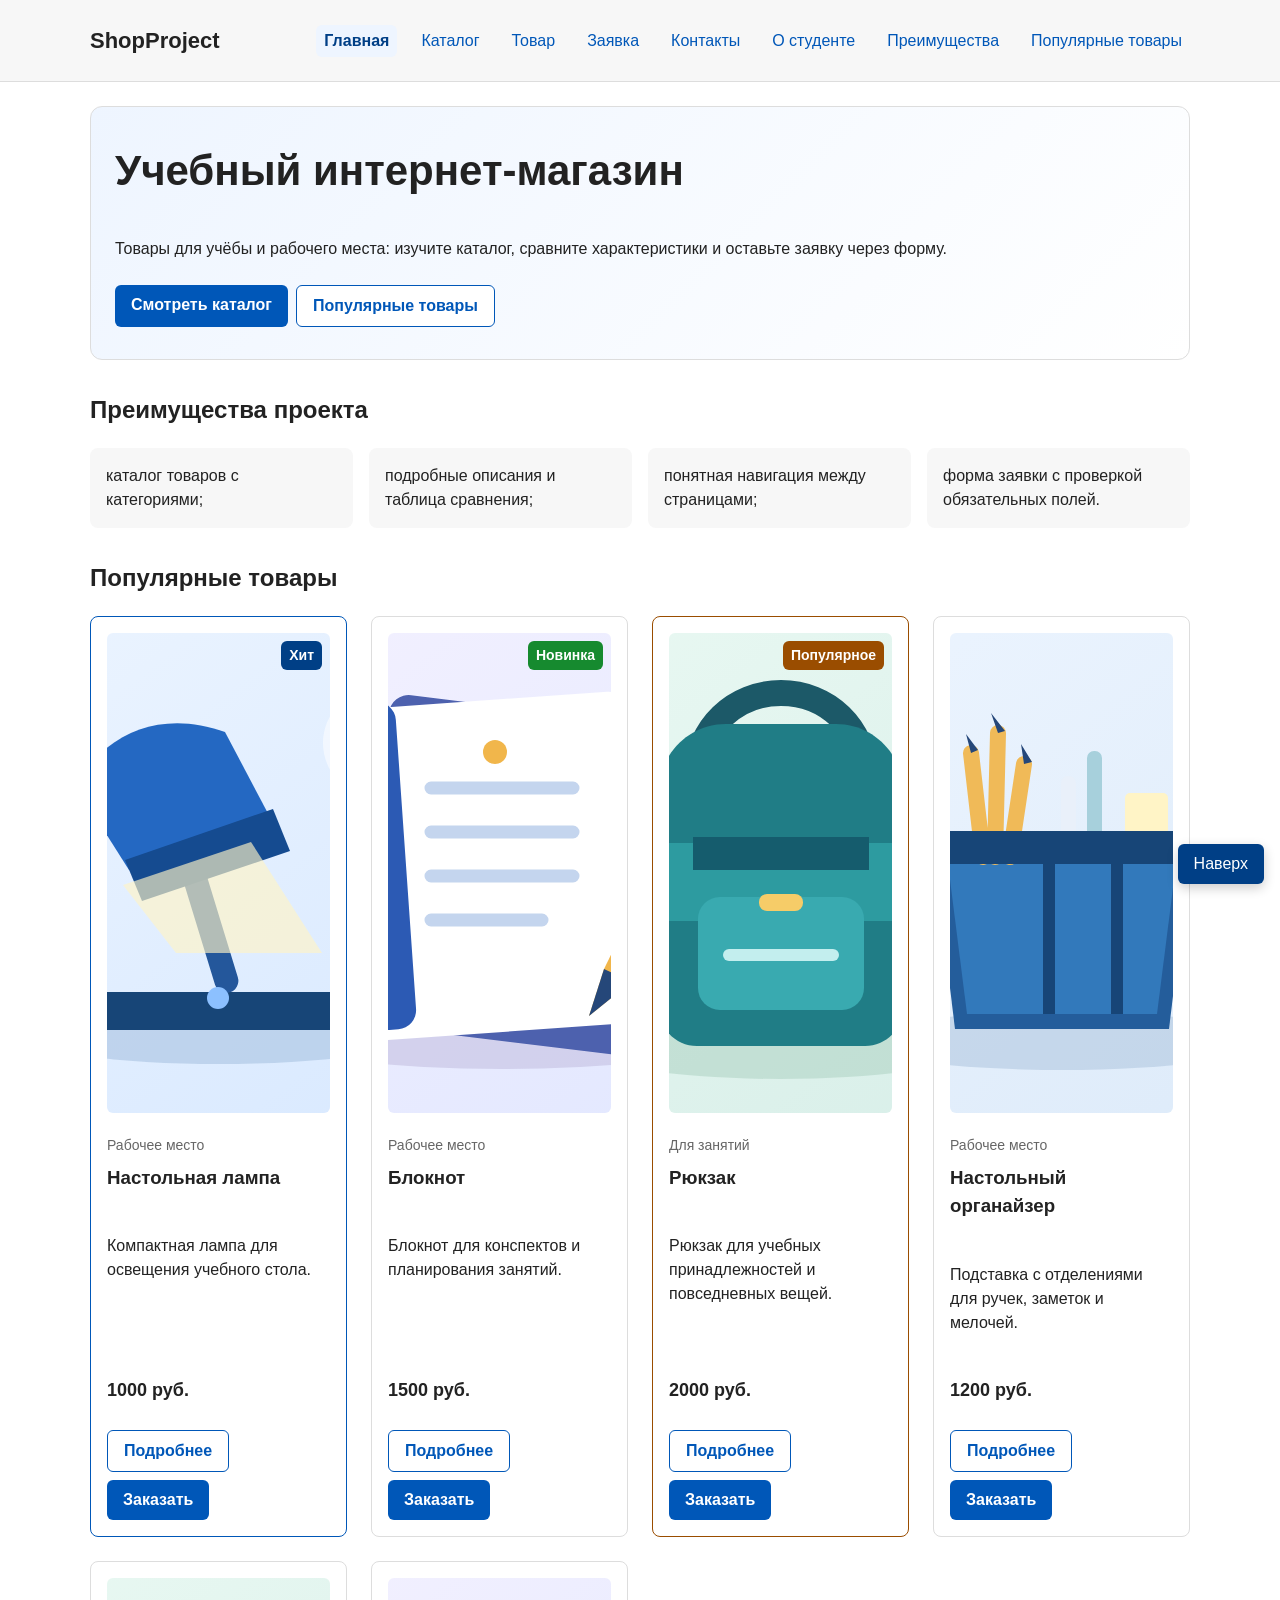
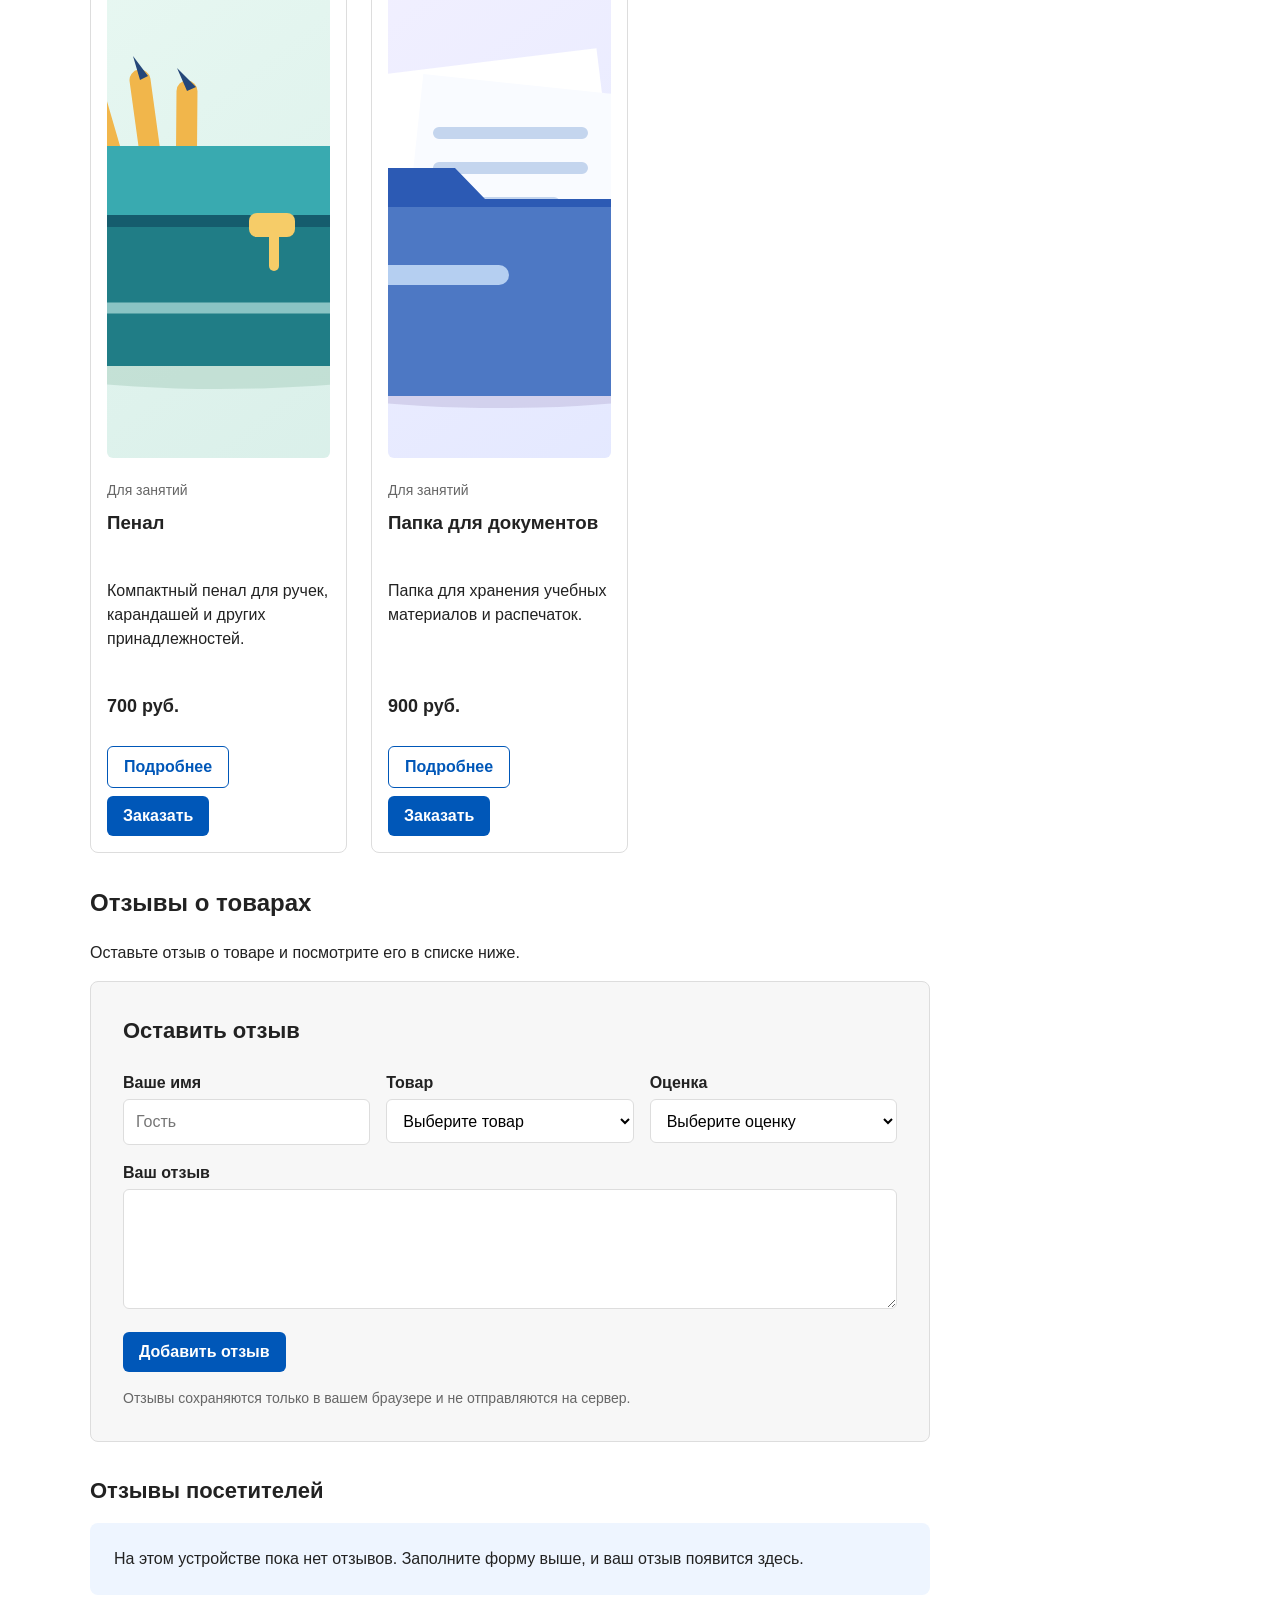
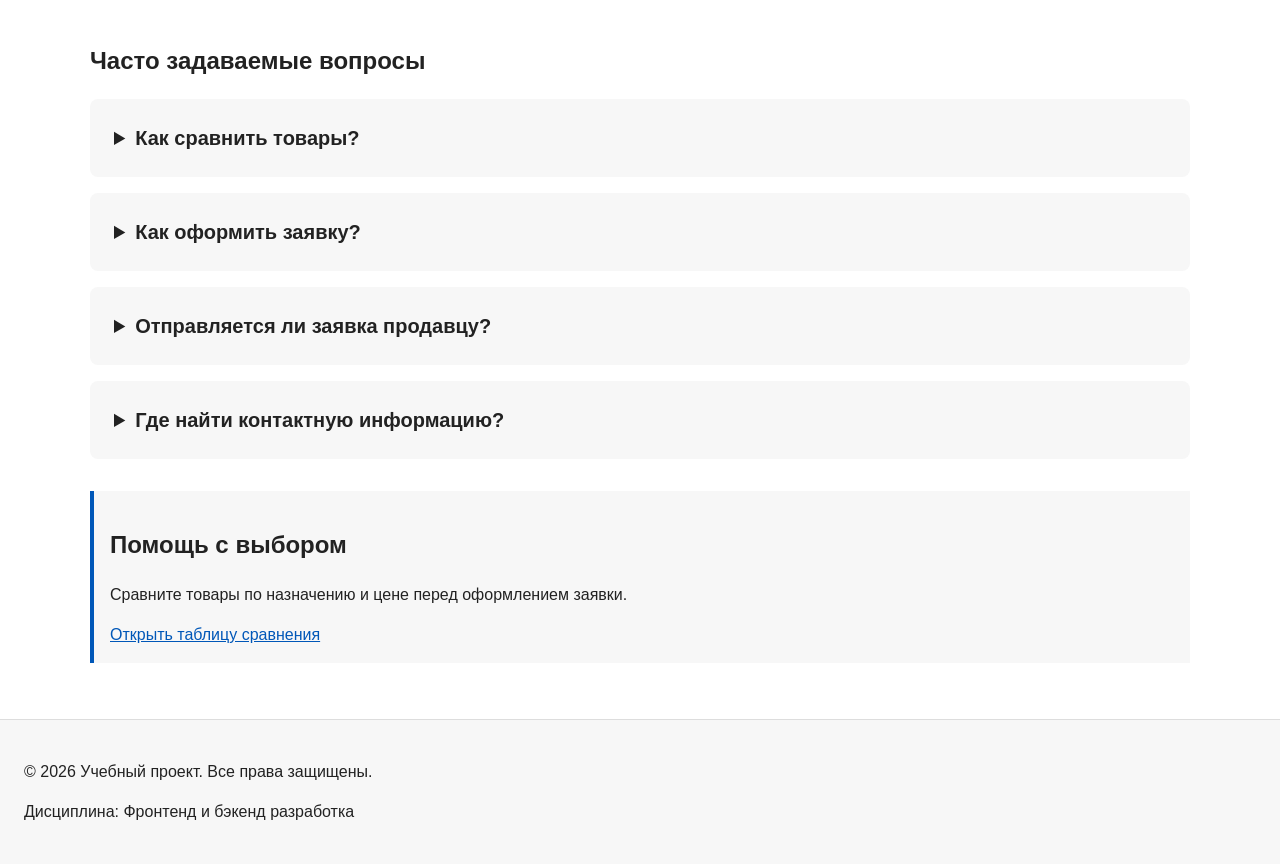
<file: index.html>
<!DOCTYPE html>
<html lang="ru">
<head>
  <meta charset="UTF-8">
  <meta name="viewport" content="width=device-width, initial-scale=1.0">
  <meta name="description" content="Учебный frontend-проект интернет-магазина.">
  <title>Учебный интернет-магазин</title>
  <link rel="stylesheet" href="css/style.css">
  <script src="js/main.js" defer></script>
</head>
<body>
  <header class="site-header" id="top">
    <div class="site-header__inner">
      <a class="site-header__logo" href="index.html">ShopProject</a>

      <nav class="site-nav" aria-label="Основная навигация">
        <ul class="site-nav__list">
          <li class="site-nav__item"><a class="site-nav__link site-nav__link--active" href="index.html" aria-current="page">Главная</a></li>
          <li class="site-nav__item"><a class="site-nav__link" href="catalog.html">Каталог</a></li>
          <li class="site-nav__item"><a class="site-nav__link" href="product.html">Товар</a></li>
          <li class="site-nav__item"><a class="site-nav__link" href="order.html">Заявка</a></li>
          <li class="site-nav__item"><a class="site-nav__link" href="contacts.html">Контакты</a></li>
          <li class="site-nav__item"><a class="site-nav__link" href="student.html">О студенте</a></li>
          <li class="site-nav__item"><a class="site-nav__link" href="index.html#advantages">Преимущества</a></li>
          <li class="site-nav__item"><a class="site-nav__link" href="index.html#popular">Популярные товары</a></li>
        </ul>
      </nav>
    </div>
  </header>

  <main>
    <section class="hero">
      <h1 class="hero__title">Учебный интернет-магазин</h1>
      <p>
        Товары для учёбы и рабочего места: изучите каталог, сравните характеристики
        и оставьте заявку через форму.
      </p>
      <div class="hero__actions">
        <a class="button button--primary" href="catalog.html">Смотреть каталог</a>
        <a class="button button--secondary" href="#popular">Популярные товары</a>
      </div>
    </section>

    <section class="section" id="advantages">
      <h2 class="section__title">Преимущества проекта</h2>

      <ul class="advantages-list">
        <li class="advantages-list__item">каталог товаров с категориями;</li>
        <li class="advantages-list__item">подробные описания и таблица сравнения;</li>
        <li class="advantages-list__item">понятная навигация между страницами;</li>
        <li class="advantages-list__item">форма заявки с проверкой обязательных полей.</li>
      </ul>
    </section>

    <section class="section" id="popular">
      <h2 class="section__title">Популярные товары</h2>
      <div class="products-grid">
        <article class="product-card product-card--featured">
          <span class="product-card__badge">Хит</span>
          <img class="product-card__image" src="images/lamp.svg" alt="Настольная лампа" width="640" height="480" loading="lazy">
          <p class="product-card__category">Рабочее место</p>
          <h3 class="product-card__title">Настольная лампа</h3>
          <p class="product-card__description">Компактная лампа для освещения учебного стола.</p>
          <p class="product-card__price">1000 руб.</p>
          <div class="product-card__actions">
            <a class="button button--secondary" href="product.html#lamp">Подробнее</a>
            <button class="button button--primary product-card__button" type="button" data-product="Настольная лампа">Заказать</button>
          </div>
        </article>

        <article class="product-card product-card--new">
          <span class="product-card__badge">Новинка</span>
          <img class="product-card__image" src="images/notebook.svg" alt="Блокнот" width="640" height="480" loading="lazy">
          <p class="product-card__category">Рабочее место</p>
          <h3 class="product-card__title">Блокнот</h3>
          <p class="product-card__description">Блокнот для конспектов и планирования занятий.</p>
          <p class="product-card__price">1500 руб.</p>
          <div class="product-card__actions">
            <a class="button button--secondary" href="product.html#notebook">Подробнее</a>
            <button class="button button--primary product-card__button" type="button" data-product="Блокнот">Заказать</button>
          </div>
        </article>

        <article class="product-card product-card--popular">
          <span class="product-card__badge">Популярное</span>
          <img class="product-card__image" src="images/backpack.svg" alt="Рюкзак" width="640" height="480" loading="lazy">
          <p class="product-card__category">Для занятий</p>
          <h3 class="product-card__title">Рюкзак</h3>
          <p class="product-card__description">Рюкзак для учебных принадлежностей и повседневных вещей.</p>
          <p class="product-card__price">2000 руб.</p>
          <div class="product-card__actions">
            <a class="button button--secondary" href="product.html#backpack">Подробнее</a>
            <button class="button button--primary product-card__button" type="button" data-product="Рюкзак">Заказать</button>
          </div>
        </article>

        <article class="product-card">
          <img class="product-card__image" src="images/organizer.svg" alt="Настольный органайзер" width="640" height="480" loading="lazy">
          <p class="product-card__category">Рабочее место</p>
          <h3 class="product-card__title">Настольный органайзер</h3>
          <p class="product-card__description">Подставка с отделениями для ручек, заметок и мелочей.</p>
          <p class="product-card__price">1200 руб.</p>
          <div class="product-card__actions">
            <a class="button button--secondary" href="product.html#organizer">Подробнее</a>
            <button class="button button--primary product-card__button" type="button" data-product="Настольный органайзер">Заказать</button>
          </div>
        </article>

        <article class="product-card">
          <img class="product-card__image" src="images/pencil-case.svg" alt="Пенал" width="640" height="480" loading="lazy">
          <p class="product-card__category">Для занятий</p>
          <h3 class="product-card__title">Пенал</h3>
          <p class="product-card__description">Компактный пенал для ручек, карандашей и других принадлежностей.</p>
          <p class="product-card__price">700 руб.</p>
          <div class="product-card__actions">
            <a class="button button--secondary" href="product.html#pencil-case">Подробнее</a>
            <button class="button button--primary product-card__button" type="button" data-product="Пенал">Заказать</button>
          </div>
        </article>

        <article class="product-card">
          <img class="product-card__image" src="images/folder.svg" alt="Папка для документов" width="640" height="480" loading="lazy">
          <p class="product-card__category">Для занятий</p>
          <h3 class="product-card__title">Папка для документов</h3>
          <p class="product-card__description">Папка для хранения учебных материалов и распечаток.</p>
          <p class="product-card__price">900 руб.</p>
          <div class="product-card__actions">
            <a class="button button--secondary" href="product.html#folder">Подробнее</a>
            <button class="button button--primary product-card__button" type="button" data-product="Папка для документов">Заказать</button>
          </div>
        </article>
      </div>
    </section>

    <section class="section reviews" id="reviews" aria-labelledby="reviews-heading">
      <h2 class="section__title" id="reviews-heading">Отзывы о товарах</h2>
      <p>Оставьте отзыв о товаре и посмотрите его в списке ниже.</p>

      <div class="reviews__layout">
        <form class="review-form" id="review-form">
          <h3 class="review-form__title">Оставить отзыв</h3>
          <div class="review-form__fields">
            <div class="review-form__field">
              <label class="review-form__label" for="review-author">Ваше имя</label>
              <input class="review-form__input" id="review-author" name="author" type="text" maxlength="40" placeholder="Гость">
            </div>

            <div class="review-form__field">
              <label class="review-form__label" for="review-product">Товар</label>
              <select class="review-form__input" id="review-product" name="product" required>
                <option value="">Выберите товар</option>
                <option value="Настольная лампа">Настольная лампа</option>
                <option value="Блокнот">Блокнот</option>
                <option value="Настольный органайзер">Настольный органайзер</option>
                <option value="Рюкзак">Рюкзак</option>
                <option value="Пенал">Пенал</option>
                <option value="Папка для документов">Папка для документов</option>
              </select>
            </div>

            <div class="review-form__field">
              <label class="review-form__label" for="review-rating">Оценка</label>
              <select class="review-form__input" id="review-rating" name="rating" required>
                <option value="">Выберите оценку</option>
                <option value="5">5 из 5</option>
                <option value="4">4 из 5</option>
                <option value="3">3 из 5</option>
                <option value="2">2 из 5</option>
                <option value="1">1 из 5</option>
              </select>
            </div>
          </div>

          <div class="review-form__field">
            <label class="review-form__label" for="review-text">Ваш отзыв</label>
            <textarea class="review-form__input review-form__textarea" id="review-text" name="review" rows="4" minlength="10" maxlength="500" required></textarea>
          </div>

          <button class="button button--primary" type="submit">Добавить отзыв</button>
          <p class="review-form__note" id="reviews-storage-note">Отзывы сохраняются только в вашем браузере и не отправляются на сервер.</p>
        </form>

        <div class="reviews__feed" aria-live="polite" aria-relevant="additions text">
          <h3 class="reviews__subtitle">Отзывы посетителей</h3>
          <p class="reviews__empty" id="reviews-empty">На этом устройстве пока нет отзывов. Заполните форму выше, и ваш отзыв появится здесь.</p>
          <div class="reviews__list" id="reviews-list"></div>
        </div>
      </div>
    </section>

    <section class="section faq" id="faq" aria-labelledby="faq-heading">
      <h2 class="section__title" id="faq-heading">Часто задаваемые вопросы</h2>

      <details class="faq__item">
        <summary class="faq__question">Как сравнить товары?</summary>
        <p class="faq__answer">Откройте <a href="product.html#comparison">таблицу сравнения</a>: она показывает категорию, применение и цену всех шести товаров. Кнопка «Подробнее» ведёт к описанию выбранного товара.</p>
      </details>

      <details class="faq__item">
        <summary class="faq__question">Как оформить заявку?</summary>
        <p class="faq__answer">Нажмите «Заказать» на главной странице, чтобы открыть форму в окне, или перейдите на <a href="order.html">страницу заявки</a>. Заполните обязательные поля и отправьте форму.</p>
      </details>

      <details class="faq__item">
        <summary class="faq__question">Отправляется ли заявка продавцу?</summary>
        <p class="faq__answer">Нет. Это учебный сайт без серверной обработки: браузер проверяет обязательные поля и показывает сообщение об успехе. Данные заявки продавцу не отправляются.</p>
      </details>

      <details class="faq__item">
        <summary class="faq__question">Где найти контактную информацию?</summary>
        <p class="faq__answer">Телефон, адрес и электронная почта указаны на <a href="contacts.html">странице «Контакты»</a>. Это демонстрационные данные учебного проекта; заявку можно заполнить отдельно.</p>
      </details>
    </section>

    <aside class="aside-info">
      <h2>Помощь с выбором</h2>
      <p>Сравните товары по назначению и цене перед оформлением заявки.</p>
      <a href="product.html#comparison">Открыть таблицу сравнения</a>
    </aside>
  </main>

  <footer class="site-footer">
    <p>&copy; 2026 Учебный проект. Все права защищены.</p>
    <p>Дисциплина: Фронтенд и бэкенд разработка</p>
  </footer>

  <dialog class="order-dialog" id="order-dialog" aria-labelledby="order-dialog-title">
    <h2 class="order-dialog__title" id="order-dialog-title">Оформление заявки</h2>

    <form class="order-form" id="order-form" action="#" method="post" novalidate>
      <input id="selected-product" name="selected-product" type="hidden">

      <div class="order-form__field">
        <label class="order-form__label" for="order-name">Имя</label>
        <input class="order-form__input"
          id="order-name"
          name="name"
          type="text"
          placeholder="Введите ваше имя"
          minlength="2"
          autocomplete="given-name"
          required
        >
      </div>

      <div class="order-form__field">
        <label class="order-form__label" for="order-email">E-mail</label>
        <input class="order-form__input"
          id="order-email"
          name="email"
          type="email"
          placeholder="example@mail.ru"
          autocomplete="email"
          required
        >
      </div>

      <div class="order-form__field">
        <label class="order-form__label" for="order-phone">Телефон</label>
        <input class="order-form__input"
          id="order-phone"
          name="phone"
          type="tel"
          inputmode="tel"
          placeholder="+7 (900) 000-00-00"
          pattern="^\+7 \(\d{3}\) \d{3}-\d{2}-\d{2}$"
          required
        >
        <small class="order-form__hint">Формат: +7 (900) 000-00-00</small>
      </div>

      <div class="order-form__field">
        <label class="order-form__label" for="order-date">Дата связи</label>
        <input class="order-form__input"
          id="order-date"
          name="date"
          type="date"
        >
      </div>

      <div class="order-form__field">
        <label class="order-form__label" for="order-topic">Тема заявки</label>
        <select class="order-form__select" id="order-topic" name="topic" required>
          <option value="">Выберите тему</option>
          <option value="product">Заказ товара</option>
          <option value="consultation">Консультация</option>
          <option value="delivery">Доставка</option>
        </select>
      </div>

      <div class="order-form__field">
        <label class="order-form__label" for="order-comment">Комментарий</label>
        <textarea class="order-form__textarea"
          id="order-comment"
          name="comment"
          rows="4"
          placeholder="Укажите дополнительную информацию"
        ></textarea>
      </div>

      <div class="order-form__field order-form__field--checkbox">
        <label class="order-form__label" for="order-agreement">
          <input class="order-form__input"
            id="order-agreement"
            name="agreement"
            type="checkbox"
            required
          >
          Я согласен на обработку данных
        </label>
      </div>

      <div class="order-form__actions">
        <button class="button button--secondary" type="button" id="close-order-dialog">Закрыть</button>
        <button class="button button--primary" type="submit">Отправить заявку</button>
      </div>
    </form>
  </dialog>

  <p class="success-message" id="success-message" role="status" hidden>
    Форма успешно отправлена!
  </p>
  <a class="back-to-top" href="#top">Наверх</a>
</body>
</html>
</file>
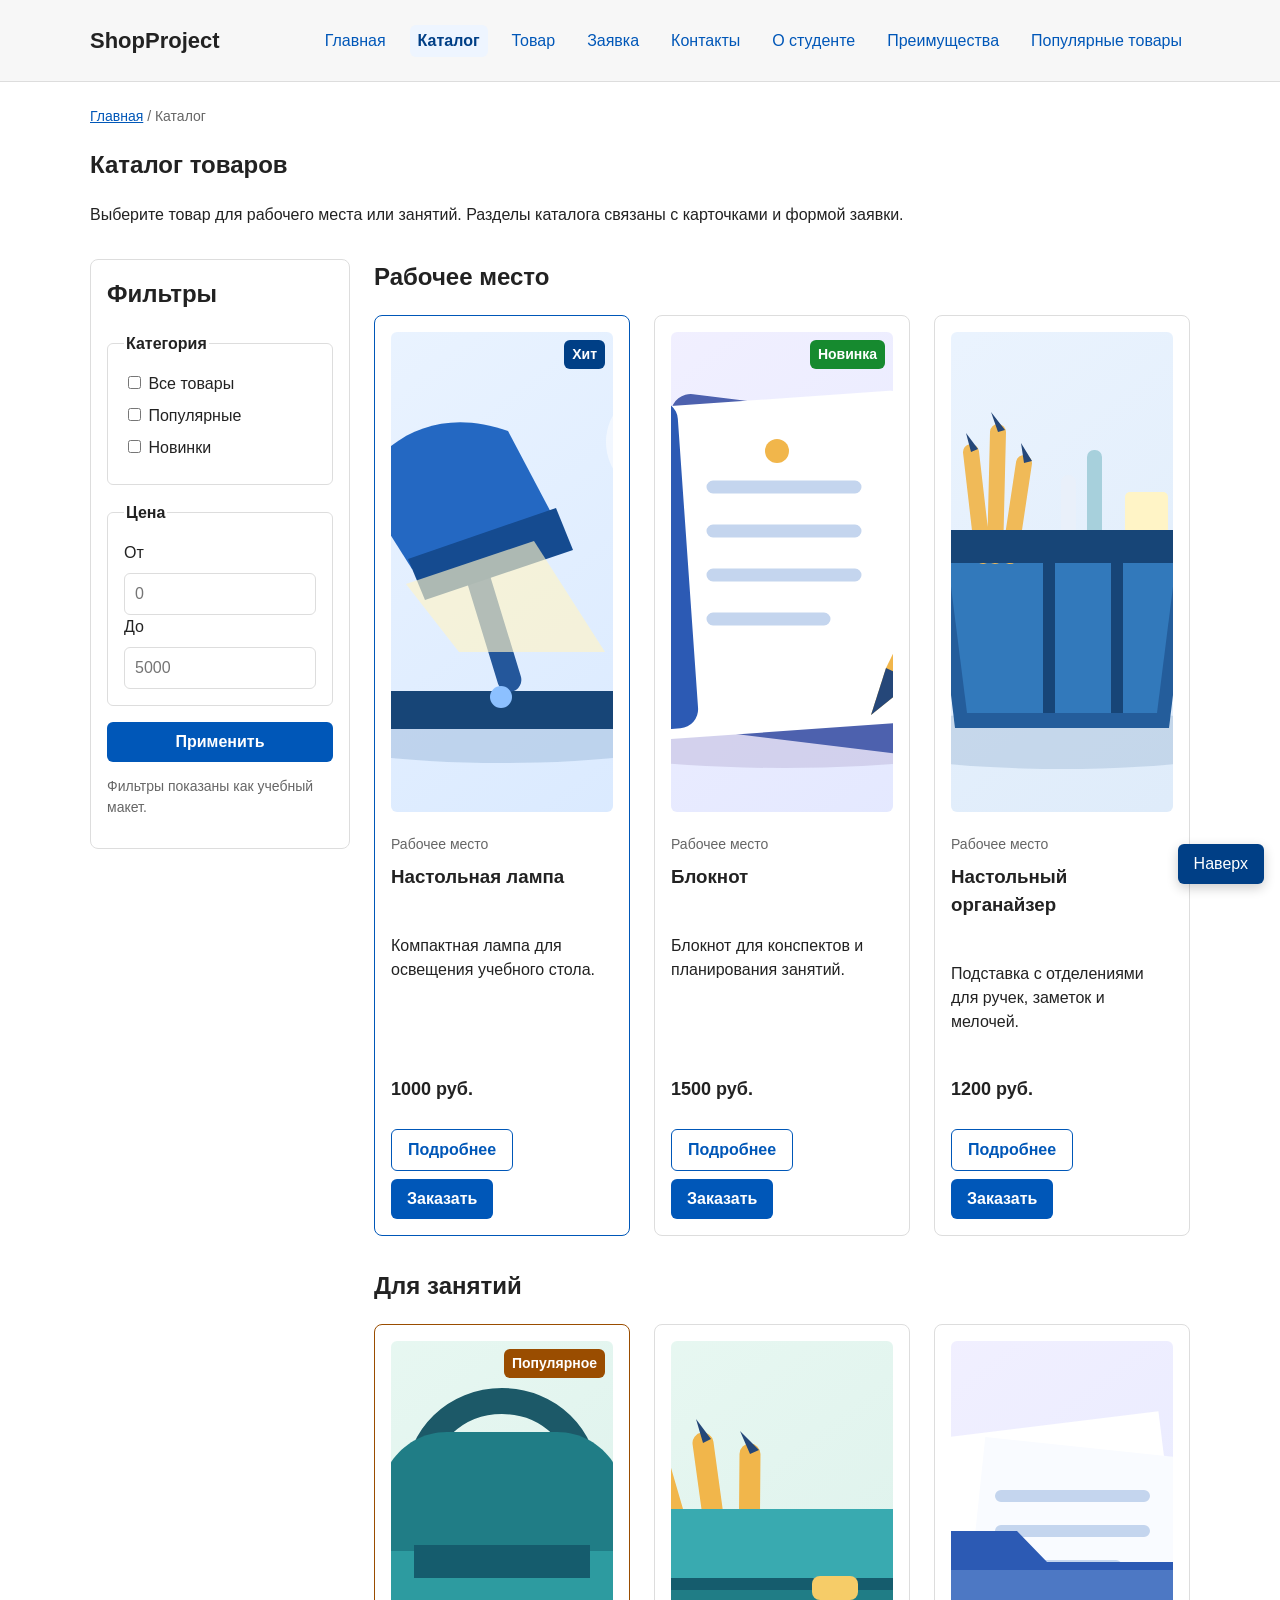
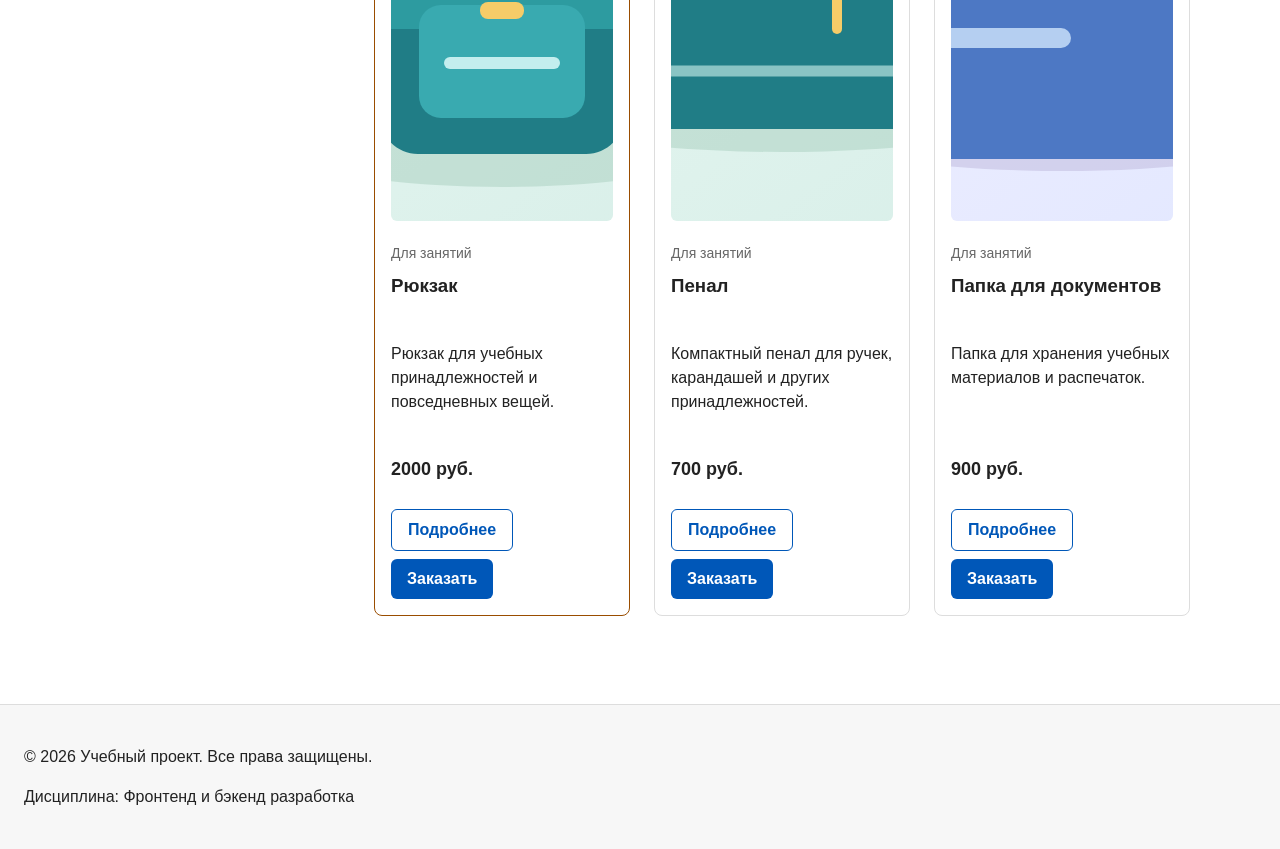
<file: catalog.html>
<!DOCTYPE html>
<html lang="ru">
<head>
  <meta charset="UTF-8">
  <meta name="viewport" content="width=device-width, initial-scale=1.0">
  <meta name="description" content="Каталог товаров для учёбы и рабочего места.">
  <title>Каталог товаров — Учебный интернет-магазин</title>
  <link rel="stylesheet" href="css/style.css">
</head>
<body>
  <header class="site-header" id="top">
    <div class="site-header__inner">
      <a class="site-header__logo" href="index.html">ShopProject</a>
      <nav class="site-nav" aria-label="Основная навигация">
        <ul class="site-nav__list">
          <li class="site-nav__item"><a class="site-nav__link" href="index.html">Главная</a></li>
          <li class="site-nav__item"><a class="site-nav__link site-nav__link--active" href="catalog.html" aria-current="page">Каталог</a></li>
          <li class="site-nav__item"><a class="site-nav__link" href="product.html">Товар</a></li>
          <li class="site-nav__item"><a class="site-nav__link" href="order.html">Заявка</a></li>
          <li class="site-nav__item"><a class="site-nav__link" href="contacts.html">Контакты</a></li>
          <li class="site-nav__item"><a class="site-nav__link" href="student.html">О студенте</a></li>
          <li class="site-nav__item"><a class="site-nav__link" href="index.html#advantages">Преимущества</a></li>
          <li class="site-nav__item"><a class="site-nav__link" href="index.html#popular">Популярные товары</a></li>
        </ul>
      </nav>
    </div>
  </header>

  <main>
    <nav class="breadcrumbs" aria-label="Хлебные крошки">
      <a class="breadcrumbs__link" href="index.html">Главная</a>
      <span class="breadcrumbs__current">Каталог</span>
    </nav>

    <section class="section" aria-labelledby="catalog-heading">
      <h1 id="catalog-heading">Каталог товаров</h1>
      <p>Выберите товар для рабочего места или занятий. Разделы каталога связаны с карточками и формой заявки.</p>
    </section>

    <div class="catalog-layout">
      <aside class="catalog-filters" aria-labelledby="filters-heading">
        <h2 class="catalog-filters__title" id="filters-heading">Фильтры</h2>
        <form class="filters-form" action="#" method="get">
          <fieldset class="filters-form__group">
            <legend class="filters-form__legend">Категория</legend>
            <label class="filters-form__label"><input type="checkbox" name="category" value="all"> Все товары</label>
            <label class="filters-form__label"><input type="checkbox" name="category" value="popular"> Популярные</label>
            <label class="filters-form__label"><input type="checkbox" name="category" value="new"> Новинки</label>
          </fieldset>
          <fieldset class="filters-form__group">
            <legend class="filters-form__legend">Цена</legend>
            <label class="filters-form__label" for="price-from">От</label>
            <input class="filters-form__input" id="price-from" name="price-from" type="number" min="0" placeholder="0">
            <label class="filters-form__label" for="price-to">До</label>
            <input class="filters-form__input" id="price-to" name="price-to" type="number" min="0" placeholder="5000">
          </fieldset>
          <button class="button button--primary" type="submit">Применить</button>
        </form>
        <p class="catalog-filters__note">Фильтры показаны как учебный макет.</p>
      </aside>

      <div class="catalog-products catalog-layout__content">
        <section class="section" id="workspace" aria-labelledby="workspace-heading">
          <h2 class="section__title" id="workspace-heading">Рабочее место</h2>
          <div class="products-grid">
            <article class="product-card product-card--featured">
              <span class="product-card__badge">Хит</span>
              <img class="product-card__image" src="images/lamp.svg" alt="Настольная лампа" width="640" height="480" loading="lazy">
              <p class="product-card__category">Рабочее место</p>
              <h3 class="product-card__title">Настольная лампа</h3>
              <p class="product-card__description">Компактная лампа для освещения учебного стола.</p>
              <p class="product-card__price">1000 руб.</p>
              <div class="product-card__actions">
                <a class="button button--secondary" href="product.html#lamp">Подробнее</a>
                <a class="button button--primary product-card__button" href="order.html#order-form">Заказать</a>
              </div>
            </article>

            <article class="product-card product-card--new">
              <span class="product-card__badge">Новинка</span>
              <img class="product-card__image" src="images/notebook.svg" alt="Блокнот" width="640" height="480" loading="lazy">
              <p class="product-card__category">Рабочее место</p>
              <h3 class="product-card__title">Блокнот</h3>
              <p class="product-card__description">Блокнот для конспектов и планирования занятий.</p>
              <p class="product-card__price">1500 руб.</p>
              <div class="product-card__actions">
                <a class="button button--secondary" href="product.html#notebook">Подробнее</a>
                <a class="button button--primary product-card__button" href="order.html#order-form">Заказать</a>
              </div>
            </article>

            <article class="product-card">
              <img class="product-card__image" src="images/organizer.svg" alt="Настольный органайзер" width="640" height="480" loading="lazy">
              <p class="product-card__category">Рабочее место</p>
              <h3 class="product-card__title">Настольный органайзер</h3>
              <p class="product-card__description">Подставка с отделениями для ручек, заметок и мелочей.</p>
              <p class="product-card__price">1200 руб.</p>
              <div class="product-card__actions">
                <a class="button button--secondary" href="product.html#organizer">Подробнее</a>
                <a class="button button--primary product-card__button" href="order.html#order-form">Заказать</a>
              </div>
            </article>
          </div>
        </section>

        <section class="section" id="study" aria-labelledby="study-heading">
          <h2 class="section__title" id="study-heading">Для занятий</h2>
          <div class="products-grid">
            <article class="product-card product-card--popular">
              <span class="product-card__badge">Популярное</span>
              <img class="product-card__image" src="images/backpack.svg" alt="Рюкзак" width="640" height="480" loading="lazy">
              <p class="product-card__category">Для занятий</p>
              <h3 class="product-card__title">Рюкзак</h3>
              <p class="product-card__description">Рюкзак для учебных принадлежностей и повседневных вещей.</p>
              <p class="product-card__price">2000 руб.</p>
              <div class="product-card__actions">
                <a class="button button--secondary" href="product.html#backpack">Подробнее</a>
                <a class="button button--primary product-card__button" href="order.html#order-form">Заказать</a>
              </div>
            </article>

            <article class="product-card">
              <img class="product-card__image" src="images/pencil-case.svg" alt="Пенал" width="640" height="480" loading="lazy">
              <p class="product-card__category">Для занятий</p>
              <h3 class="product-card__title">Пенал</h3>
              <p class="product-card__description">Компактный пенал для ручек, карандашей и других принадлежностей.</p>
              <p class="product-card__price">700 руб.</p>
              <div class="product-card__actions">
                <a class="button button--secondary" href="product.html#pencil-case">Подробнее</a>
                <a class="button button--primary product-card__button" href="order.html#order-form">Заказать</a>
              </div>
            </article>

            <article class="product-card">
              <img class="product-card__image" src="images/folder.svg" alt="Папка для документов" width="640" height="480" loading="lazy">
              <p class="product-card__category">Для занятий</p>
              <h3 class="product-card__title">Папка для документов</h3>
              <p class="product-card__description">Папка для хранения учебных материалов и распечаток.</p>
              <p class="product-card__price">900 руб.</p>
              <div class="product-card__actions">
                <a class="button button--secondary" href="product.html#folder">Подробнее</a>
                <a class="button button--primary product-card__button" href="order.html#order-form">Заказать</a>
              </div>
            </article>
          </div>
        </section>
      </div>
    </div>
  </main>

  <footer class="site-footer">
    <p>&copy; 2026 Учебный проект. Все права защищены.</p>
    <p>Дисциплина: Фронтенд и бэкенд разработка</p>
  </footer>
  <a class="back-to-top" href="#top">Наверх</a>
</body>
</html>
</file>
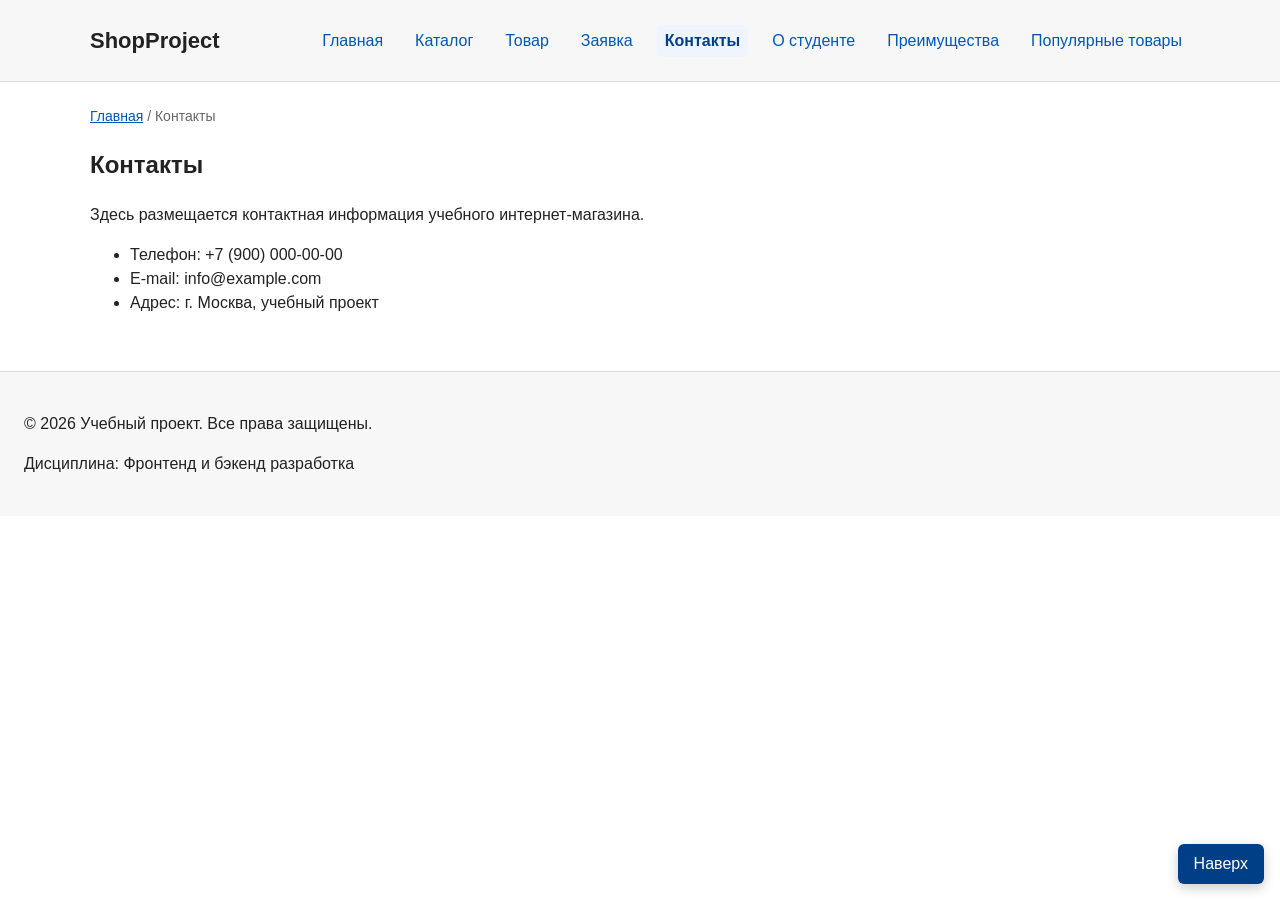
<file: contacts.html>
<!DOCTYPE html>
<html lang="ru">
<head>
  <meta charset="UTF-8">
  <meta name="viewport" content="width=device-width, initial-scale=1.0">
  <meta name="description" content="Контактная информация учебного интернет-магазина.">
  <title>Контакты — Учебный интернет-магазин</title>
  <link rel="stylesheet" href="css/style.css">
</head>
<body>
  <header class="site-header" id="top">
    <div class="site-header__inner">
      <a class="site-header__logo" href="index.html">ShopProject</a>

      <nav class="site-nav" aria-label="Основная навигация">
        <ul class="site-nav__list">
          <li class="site-nav__item"><a class="site-nav__link" href="index.html">Главная</a></li>
          <li class="site-nav__item"><a class="site-nav__link" href="catalog.html">Каталог</a></li>
          <li class="site-nav__item"><a class="site-nav__link" href="product.html">Товар</a></li>
          <li class="site-nav__item"><a class="site-nav__link" href="order.html">Заявка</a></li>
          <li class="site-nav__item"><a class="site-nav__link site-nav__link--active" href="contacts.html" aria-current="page">Контакты</a></li>
          <li class="site-nav__item"><a class="site-nav__link" href="student.html">О студенте</a></li>
          <li class="site-nav__item"><a class="site-nav__link" href="index.html#advantages">Преимущества</a></li>
          <li class="site-nav__item"><a class="site-nav__link" href="index.html#popular">Популярные товары</a></li>
        </ul>
      </nav>
    </div>
  </header>

  <main>
    <nav class="breadcrumbs" aria-label="Хлебные крошки">
      <a class="breadcrumbs__link" href="index.html">Главная</a>
      <span class="breadcrumbs__current">Контакты</span>
    </nav>

    <section class="section">
      <h1>Контакты</h1>
      <p>
        Здесь размещается контактная информация учебного интернет-магазина.
      </p>

      <ul>
        <li>Телефон: +7 (900) 000-00-00</li>
        <li>E-mail: info@example.com</li>
        <li>Адрес: г. Москва, учебный проект</li>
      </ul>
    </section>

  </main>

  <footer class="site-footer">
    <p>&copy; 2026 Учебный проект. Все права защищены.</p>
    <p>Дисциплина: Фронтенд и бэкенд разработка</p>
  </footer>
  <a class="back-to-top" href="#top">Наверх</a>
</body>
</html>
</file>
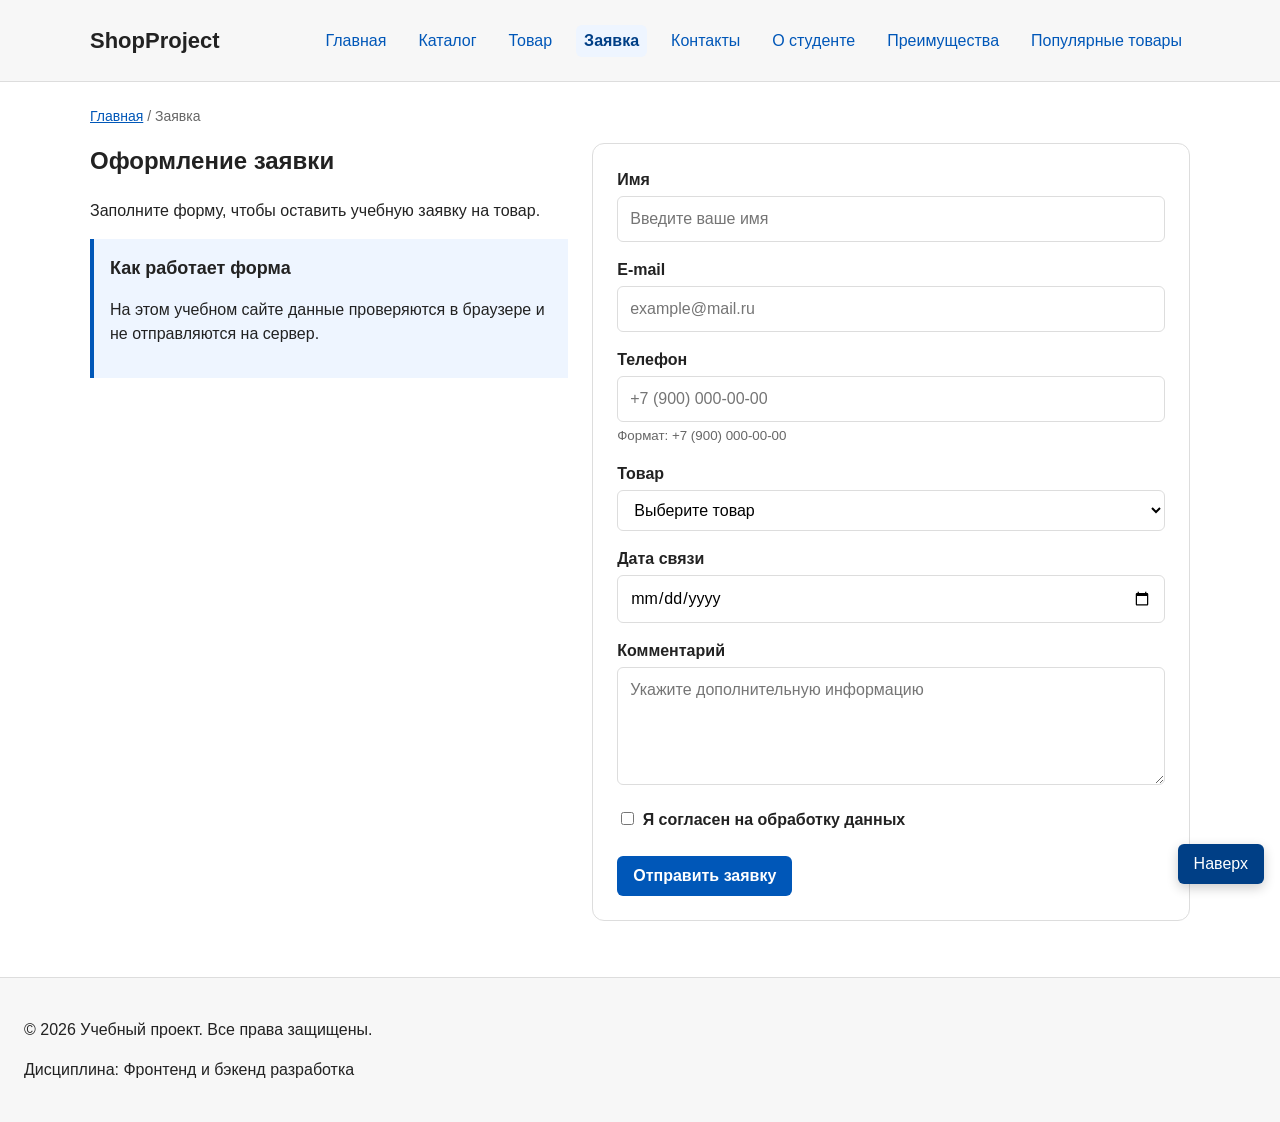
<file: order.html>
<!DOCTYPE html>
<html lang="ru">
<head>
  <meta charset="UTF-8">
  <meta name="viewport" content="width=device-width, initial-scale=1.0">
  <meta name="description" content="Форма оформления заявки в учебном интернет-магазине.">
  <title>Оформление заявки — Учебный интернет-магазин</title>
  <link rel="stylesheet" href="css/style.css">
  <script src="js/main.js" defer></script>
</head>
<body>
  <header class="site-header" id="top">
    <div class="site-header__inner">
      <a class="site-header__logo" href="index.html">ShopProject</a>
      <nav class="site-nav" aria-label="Основная навигация">
        <ul class="site-nav__list">
          <li class="site-nav__item"><a class="site-nav__link" href="index.html">Главная</a></li>
          <li class="site-nav__item"><a class="site-nav__link" href="catalog.html">Каталог</a></li>
          <li class="site-nav__item"><a class="site-nav__link" href="product.html">Товар</a></li>
          <li class="site-nav__item"><a class="site-nav__link site-nav__link--active" href="order.html" aria-current="page">Заявка</a></li>
          <li class="site-nav__item"><a class="site-nav__link" href="contacts.html">Контакты</a></li>
          <li class="site-nav__item"><a class="site-nav__link" href="student.html">О студенте</a></li>
          <li class="site-nav__item"><a class="site-nav__link" href="index.html#advantages">Преимущества</a></li>
          <li class="site-nav__item"><a class="site-nav__link" href="index.html#popular">Популярные товары</a></li>
        </ul>
      </nav>
    </div>
  </header>

  <main>
    <nav class="breadcrumbs" aria-label="Хлебные крошки">
      <a class="breadcrumbs__link" href="index.html">Главная</a>
      <span class="breadcrumbs__current">Заявка</span>
    </nav>

    <section class="section order-page" aria-labelledby="order-heading">
      <div class="order-page__intro">
        <h1 id="order-heading">Оформление заявки</h1>
        <p>Заполните форму, чтобы оставить учебную заявку на товар.</p>
        <aside class="order-page__note">
          <h2 class="order-page__note-title">Как работает форма</h2>
          <p>На этом учебном сайте данные проверяются в браузере и не отправляются на сервер.</p>
        </aside>
      </div>

      <form class="order-form order-form--page" id="order-form" action="#" method="post" novalidate>
        <div class="order-form__field">
          <label class="order-form__label" for="order-name">Имя</label>
          <input class="order-form__input" id="order-name" name="name" type="text" placeholder="Введите ваше имя" minlength="2" autocomplete="given-name" required>
        </div>

        <div class="order-form__field">
          <label class="order-form__label" for="order-email">E-mail</label>
          <input class="order-form__input" id="order-email" name="email" type="email" placeholder="example@mail.ru" autocomplete="email" required>
        </div>

        <div class="order-form__field">
          <label class="order-form__label" for="order-phone">Телефон</label>
          <input class="order-form__input" id="order-phone" name="phone" type="tel" inputmode="tel" placeholder="+7 (900) 000-00-00" pattern="^\+7 \(\d{3}\) \d{3}-\d{2}-\d{2}$" required>
          <small class="order-form__hint">Формат: +7 (900) 000-00-00</small>
        </div>

        <div class="order-form__field">
          <label class="order-form__label" for="selected-product">Товар</label>
          <select class="order-form__select" id="selected-product" name="selected-product" required>
            <option value="">Выберите товар</option>
            <option value="Настольная лампа">Настольная лампа</option>
            <option value="Блокнот">Блокнот</option>
            <option value="Настольный органайзер">Настольный органайзер</option>
            <option value="Рюкзак">Рюкзак</option>
            <option value="Пенал">Пенал</option>
            <option value="Папка для документов">Папка для документов</option>
          </select>
        </div>

        <div class="order-form__field">
          <label class="order-form__label" for="order-date">Дата связи</label>
          <input class="order-form__input" id="order-date" name="date" type="date">
        </div>

        <div class="order-form__field">
          <label class="order-form__label" for="order-comment">Комментарий</label>
          <textarea class="order-form__textarea" id="order-comment" name="comment" rows="4" placeholder="Укажите дополнительную информацию"></textarea>
        </div>

        <div class="order-form__field order-form__field--checkbox">
          <label class="order-form__label" for="order-agreement">
            <input class="order-form__input" id="order-agreement" name="agreement" type="checkbox" required>
            Я согласен на обработку данных
          </label>
        </div>

        <div class="order-form__actions">
          <button class="button button--primary" type="submit">Отправить заявку</button>
        </div>
      </form>
    </section>

    <p class="success-message" id="success-message" role="status" hidden>Форма успешно отправлена!</p>
  </main>

  <footer class="site-footer">
    <p>&copy; 2026 Учебный проект. Все права защищены.</p>
    <p>Дисциплина: Фронтенд и бэкенд разработка</p>
  </footer>
  <a class="back-to-top" href="#top">Наверх</a>
</body>
</html>
</file>
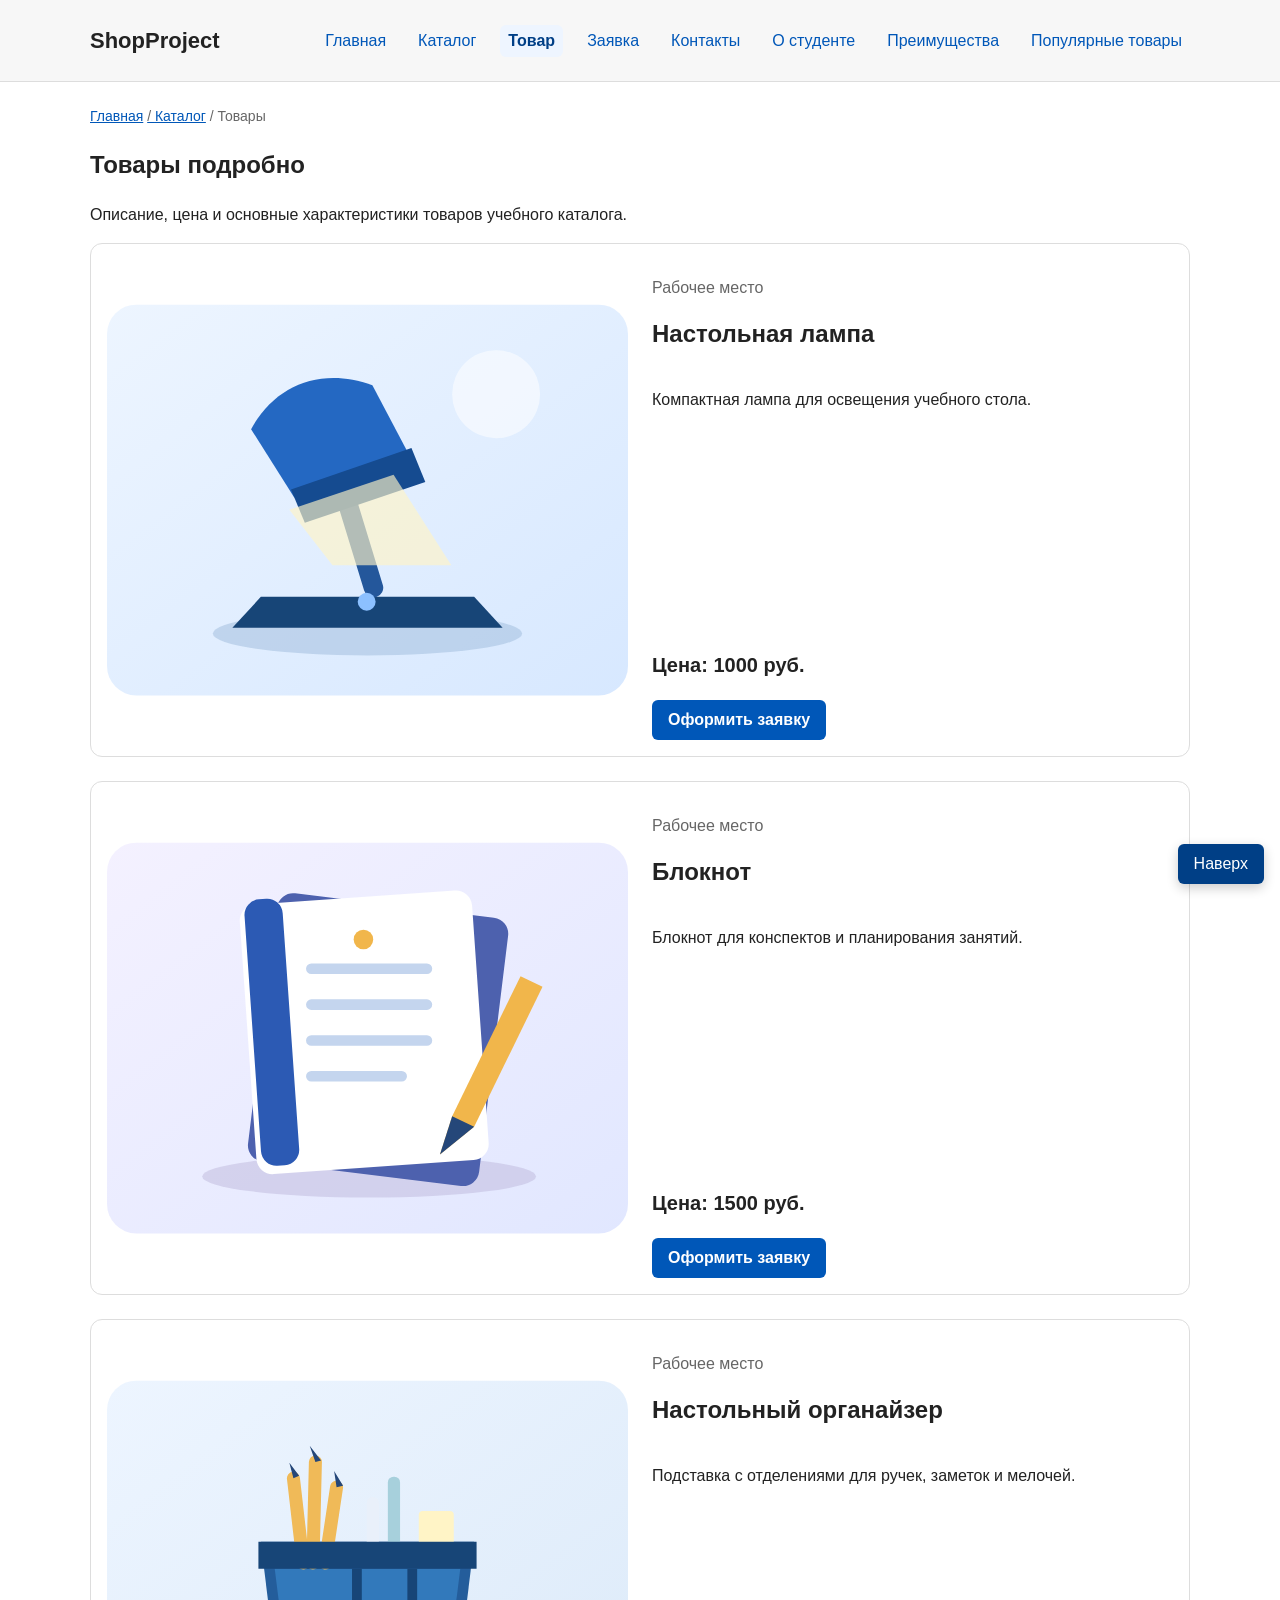
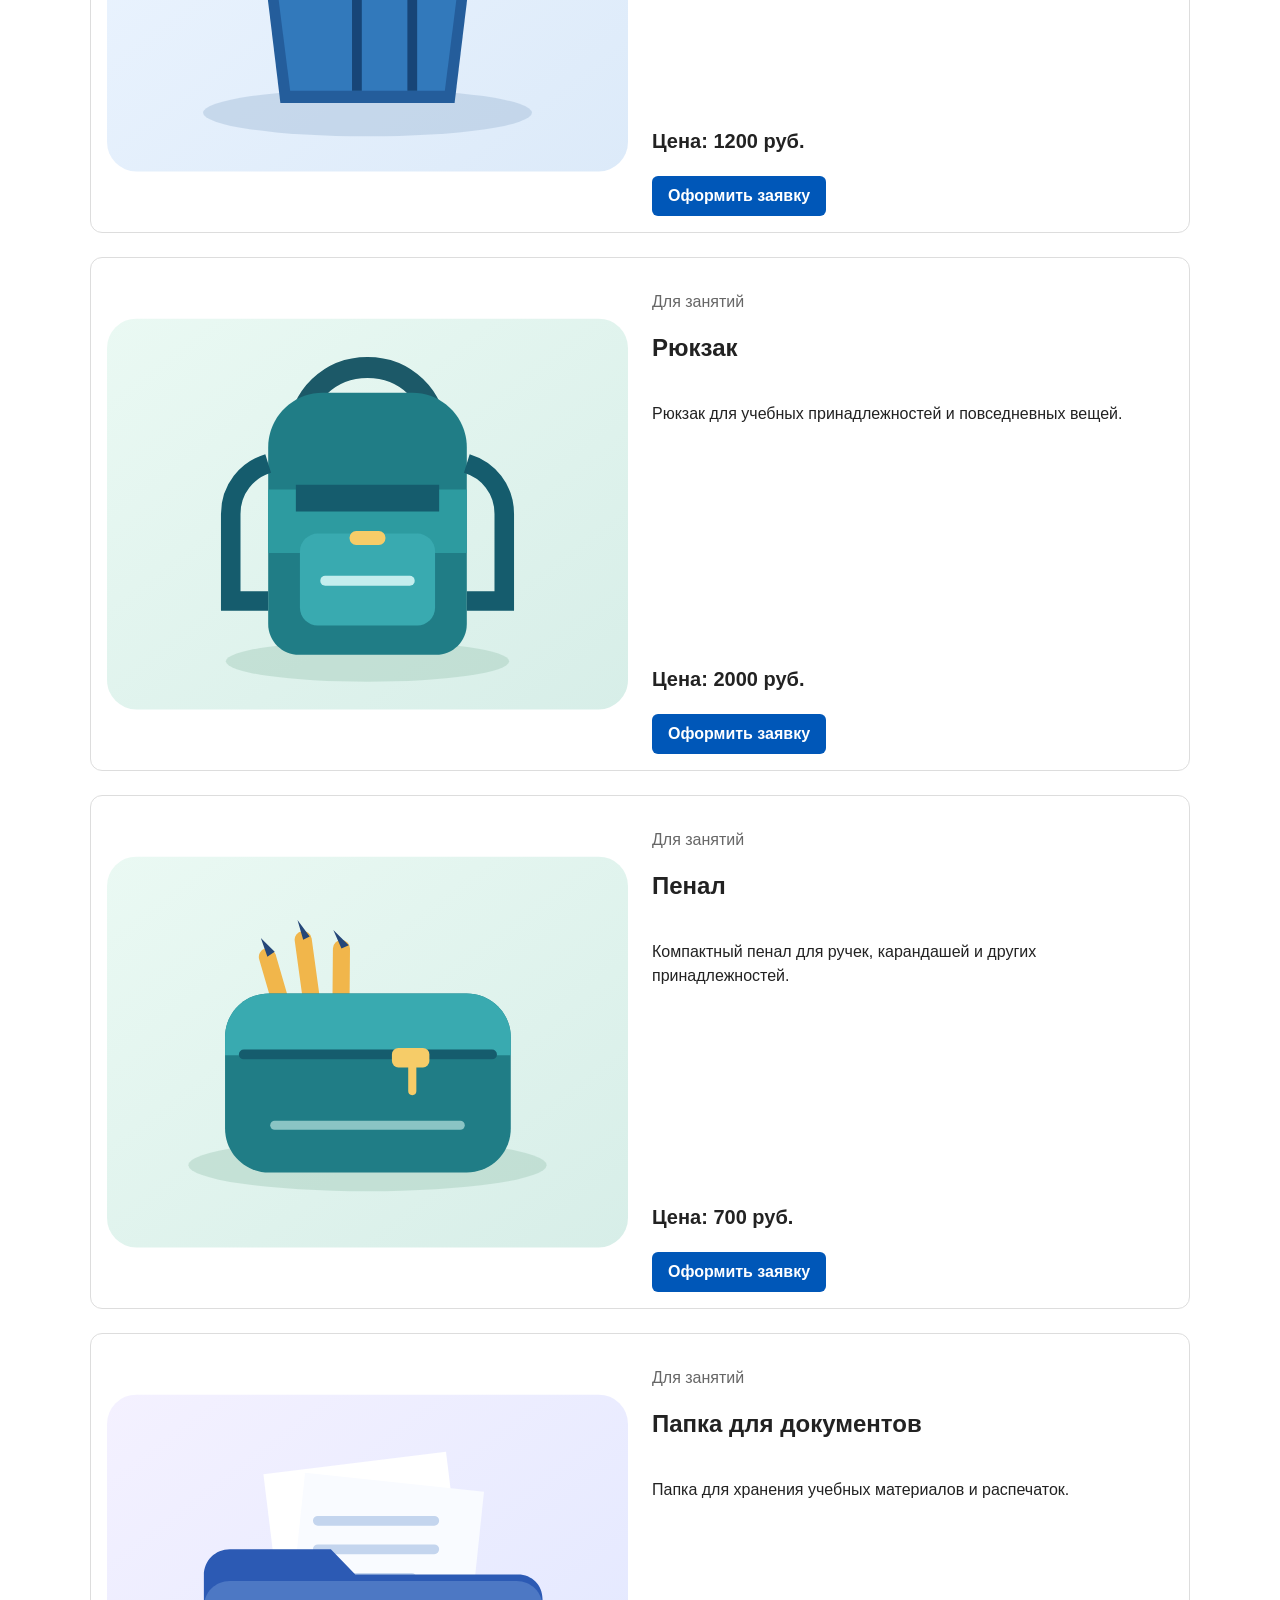
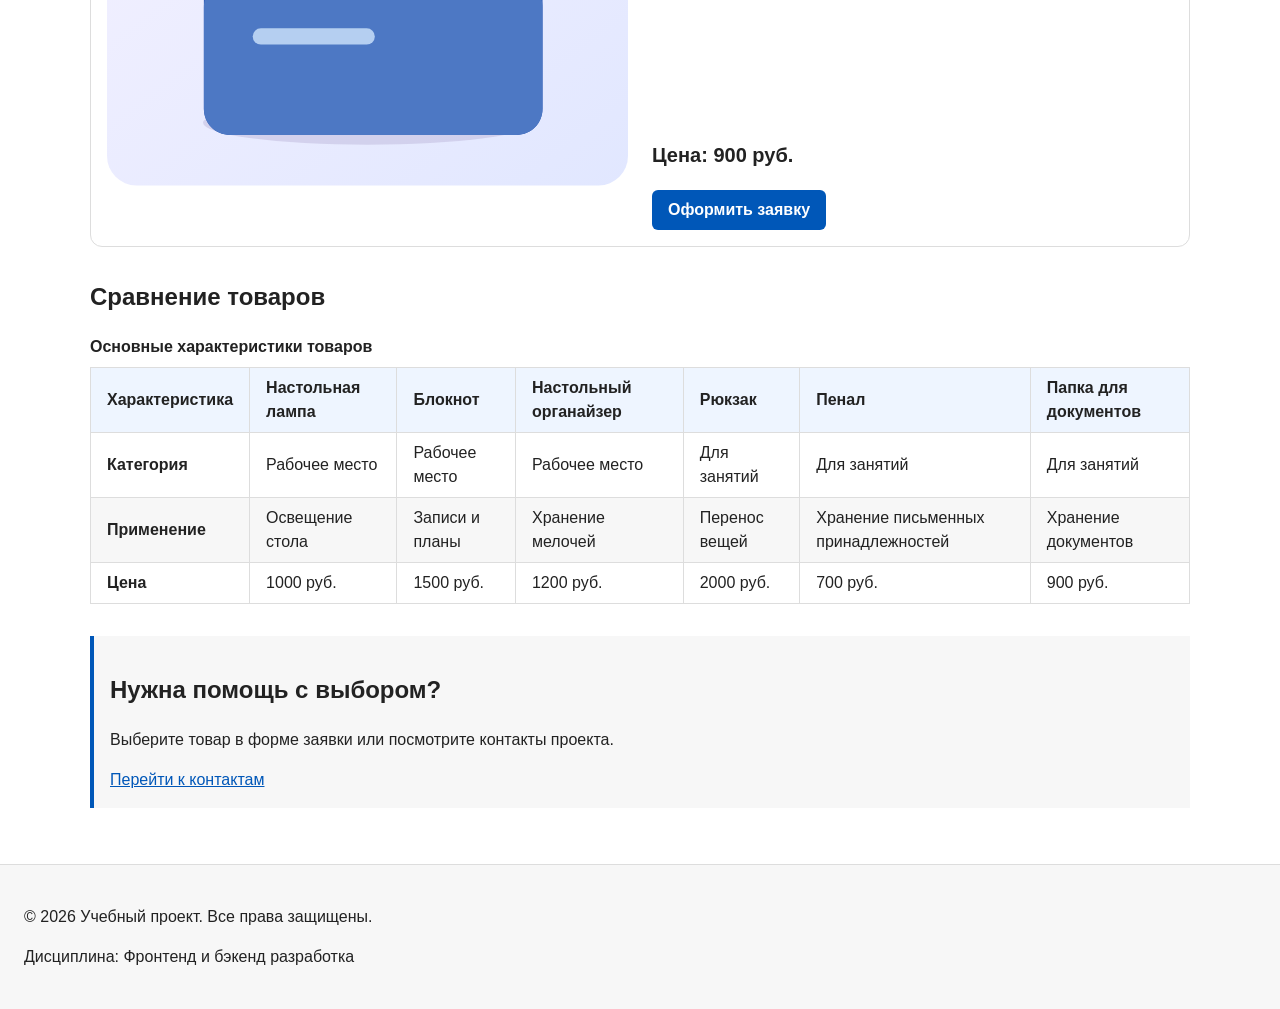
<file: product.html>
<!DOCTYPE html>
<html lang="ru">
<head>
  <meta charset="UTF-8">
  <meta name="viewport" content="width=device-width, initial-scale=1.0">
  <meta name="description" content="Описание и сравнение товаров учебного интернет-магазина.">
  <title>Товары подробно — Учебный интернет-магазин</title>
  <link rel="stylesheet" href="css/style.css">
</head>
<body>
  <header class="site-header" id="top">
    <div class="site-header__inner">
      <a class="site-header__logo" href="index.html">ShopProject</a>
      <nav class="site-nav" aria-label="Основная навигация">
        <ul class="site-nav__list">
          <li class="site-nav__item"><a class="site-nav__link" href="index.html">Главная</a></li>
          <li class="site-nav__item"><a class="site-nav__link" href="catalog.html">Каталог</a></li>
          <li class="site-nav__item"><a class="site-nav__link site-nav__link--active" href="product.html" aria-current="page">Товар</a></li>
          <li class="site-nav__item"><a class="site-nav__link" href="order.html">Заявка</a></li>
          <li class="site-nav__item"><a class="site-nav__link" href="contacts.html">Контакты</a></li>
          <li class="site-nav__item"><a class="site-nav__link" href="student.html">О студенте</a></li>
          <li class="site-nav__item"><a class="site-nav__link" href="index.html#advantages">Преимущества</a></li>
          <li class="site-nav__item"><a class="site-nav__link" href="index.html#popular">Популярные товары</a></li>
        </ul>
      </nav>
    </div>
  </header>

  <main>
    <nav class="breadcrumbs" aria-label="Хлебные крошки">
      <a class="breadcrumbs__link" href="index.html">Главная</a>
      <a class="breadcrumbs__link" href="catalog.html">Каталог</a>
      <span class="breadcrumbs__current">Товары</span>
    </nav>

    <section class="section" aria-labelledby="products-heading">
      <h1 id="products-heading">Товары подробно</h1>
      <p>Описание, цена и основные характеристики товаров учебного каталога.</p>

      <article class="product-detail" id="lamp">
        <div class="product-detail__media">
          <img class="product-detail__image" src="images/lamp.svg" alt="Иллюстрация настольной лампы" width="640" height="480">
        </div>
        <div class="product-detail__content">
          <p class="product-detail__category">Рабочее место</p>
          <h2 class="product-detail__title">Настольная лампа</h2>
          <p class="product-detail__description">Компактная лампа для освещения учебного стола.</p>
          <p class="product-detail__price">Цена: 1000 руб.</p>
          <a class="button button--primary product-detail__button" href="order.html#order-form">Оформить заявку</a>
        </div>
      </article>

      <article class="product-detail" id="notebook">
        <div class="product-detail__media">
          <img class="product-detail__image" src="images/notebook.svg" alt="Иллюстрация блокнота" width="640" height="480" loading="lazy">
        </div>
        <div class="product-detail__content">
          <p class="product-detail__category">Рабочее место</p>
          <h2 class="product-detail__title">Блокнот</h2>
          <p class="product-detail__description">Блокнот для конспектов и планирования занятий.</p>
          <p class="product-detail__price">Цена: 1500 руб.</p>
          <a class="button button--primary product-detail__button" href="order.html#order-form">Оформить заявку</a>
        </div>
      </article>

      <article class="product-detail" id="organizer">
        <div class="product-detail__media">
          <img class="product-detail__image" src="images/organizer.svg" alt="Иллюстрация настольного органайзера" width="640" height="480" loading="lazy">
        </div>
        <div class="product-detail__content">
          <p class="product-detail__category">Рабочее место</p>
          <h2 class="product-detail__title">Настольный органайзер</h2>
          <p class="product-detail__description">Подставка с отделениями для ручек, заметок и мелочей.</p>
          <p class="product-detail__price">Цена: 1200 руб.</p>
          <a class="button button--primary product-detail__button" href="order.html#order-form">Оформить заявку</a>
        </div>
      </article>

      <article class="product-detail" id="backpack">
        <div class="product-detail__media">
          <img class="product-detail__image" src="images/backpack.svg" alt="Иллюстрация рюкзака" width="640" height="480" loading="lazy">
        </div>
        <div class="product-detail__content">
          <p class="product-detail__category">Для занятий</p>
          <h2 class="product-detail__title">Рюкзак</h2>
          <p class="product-detail__description">Рюкзак для учебных принадлежностей и повседневных вещей.</p>
          <p class="product-detail__price">Цена: 2000 руб.</p>
          <a class="button button--primary product-detail__button" href="order.html#order-form">Оформить заявку</a>
        </div>
      </article>

      <article class="product-detail" id="pencil-case">
        <div class="product-detail__media">
          <img class="product-detail__image" src="images/pencil-case.svg" alt="Иллюстрация пенала" width="640" height="480" loading="lazy">
        </div>
        <div class="product-detail__content">
          <p class="product-detail__category">Для занятий</p>
          <h2 class="product-detail__title">Пенал</h2>
          <p class="product-detail__description">Компактный пенал для ручек, карандашей и других принадлежностей.</p>
          <p class="product-detail__price">Цена: 700 руб.</p>
          <a class="button button--primary product-detail__button" href="order.html#order-form">Оформить заявку</a>
        </div>
      </article>

      <article class="product-detail" id="folder">
        <div class="product-detail__media">
          <img class="product-detail__image" src="images/folder.svg" alt="Иллюстрация папки для документов" width="640" height="480" loading="lazy">
        </div>
        <div class="product-detail__content">
          <p class="product-detail__category">Для занятий</p>
          <h2 class="product-detail__title">Папка для документов</h2>
          <p class="product-detail__description">Папка для хранения учебных материалов и распечаток.</p>
          <p class="product-detail__price">Цена: 900 руб.</p>
          <a class="button button--primary product-detail__button" href="order.html#order-form">Оформить заявку</a>
        </div>
      </article>
    </section>

    <section class="section" id="comparison" aria-labelledby="comparison-heading">
      <h2 class="section__title" id="comparison-heading">Сравнение товаров</h2>
      <div class="comparison-table-wrap">
        <table class="comparison-table">
          <caption>Основные характеристики товаров</caption>
          <thead>
            <tr>
              <th scope="col">Характеристика</th>
              <th scope="col">Настольная лампа</th>
              <th scope="col">Блокнот</th>
              <th scope="col">Настольный органайзер</th>
              <th scope="col">Рюкзак</th>
              <th scope="col">Пенал</th>
              <th scope="col">Папка для документов</th>
            </tr>
          </thead>
          <tbody>
            <tr>
              <th scope="row">Категория</th>
              <td>Рабочее место</td>
              <td>Рабочее место</td>
              <td>Рабочее место</td>
              <td>Для занятий</td>
              <td>Для занятий</td>
              <td>Для занятий</td>
            </tr>
            <tr>
              <th scope="row">Применение</th>
              <td>Освещение стола</td>
              <td>Записи и планы</td>
              <td>Хранение мелочей</td>
              <td>Перенос вещей</td>
              <td>Хранение письменных принадлежностей</td>
              <td>Хранение документов</td>
            </tr>
            <tr>
              <th scope="row">Цена</th>
              <td>1000 руб.</td>
              <td>1500 руб.</td>
              <td>1200 руб.</td>
              <td>2000 руб.</td>
              <td>700 руб.</td>
              <td>900 руб.</td>
            </tr>
          </tbody>
        </table>
      </div>
    </section>

    <aside class="aside-info">
      <h2>Нужна помощь с выбором?</h2>
      <p>Выберите товар в форме заявки или посмотрите контакты проекта.</p>
      <a href="contacts.html">Перейти к контактам</a>
    </aside>
  </main>

  <footer class="site-footer">
    <p>&copy; 2026 Учебный проект. Все права защищены.</p>
    <p>Дисциплина: Фронтенд и бэкенд разработка</p>
  </footer>
  <a class="back-to-top" href="#top">Наверх</a>
</body>
</html>
</file>
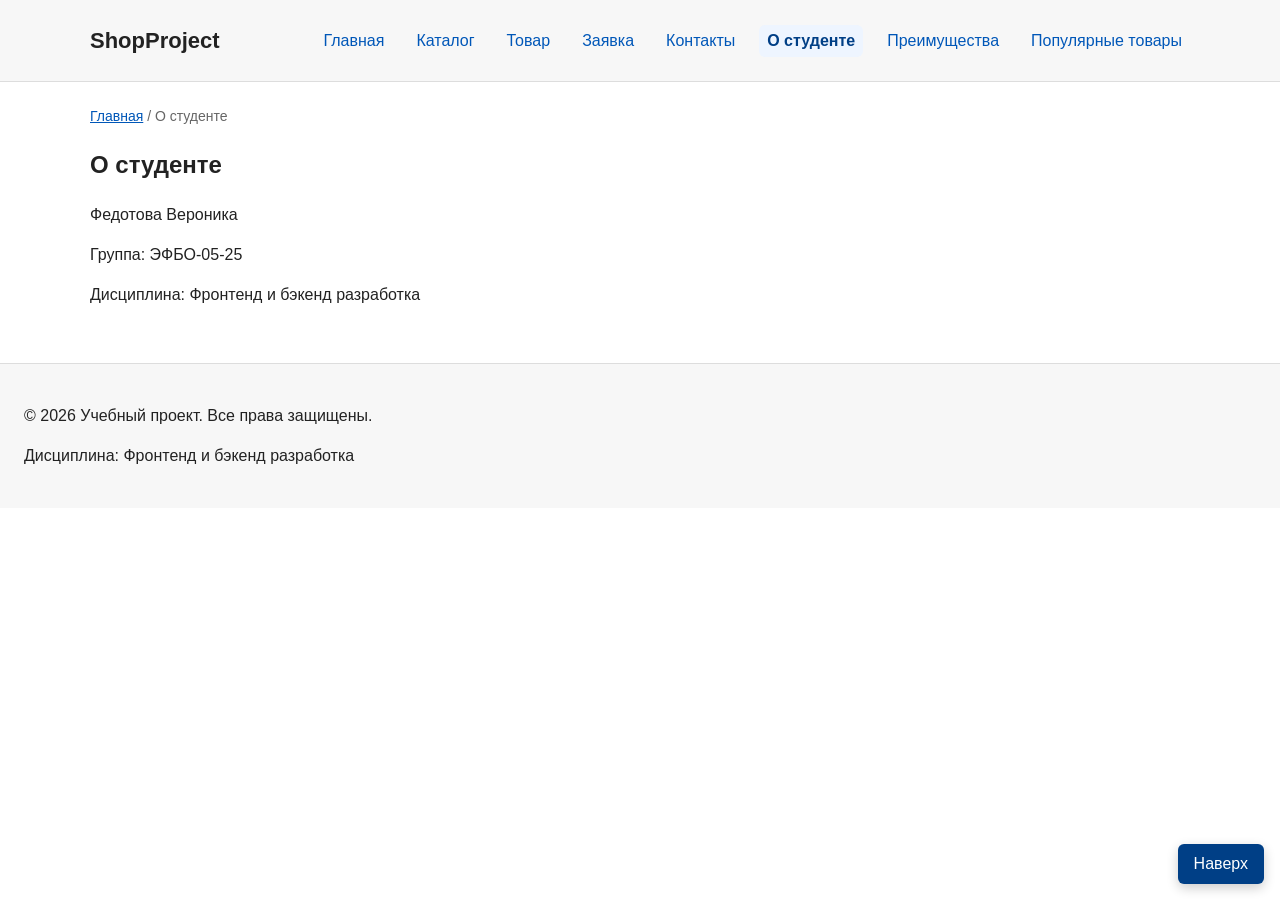
<file: student.html>
<!DOCTYPE html>
<html lang="ru">
<head>
  <meta charset="UTF-8">
  <meta name="viewport" content="width=device-width, initial-scale=1.0">
  <meta name="description" content="Информация о студенте, выполнившем учебный интернет-магазин.">
  <title>О студенте — Учебный интернет-магазин</title>
  <link rel="stylesheet" href="css/style.css">
</head>
<body>
  <header class="site-header" id="top">
    <div class="site-header__inner">
      <a class="site-header__logo" href="index.html">ShopProject</a>
      <nav class="site-nav" aria-label="Основная навигация">
        <ul class="site-nav__list">
          <li class="site-nav__item"><a class="site-nav__link" href="index.html">Главная</a></li>
          <li class="site-nav__item"><a class="site-nav__link" href="catalog.html">Каталог</a></li>
          <li class="site-nav__item"><a class="site-nav__link" href="product.html">Товар</a></li>
          <li class="site-nav__item"><a class="site-nav__link" href="order.html">Заявка</a></li>
          <li class="site-nav__item"><a class="site-nav__link" href="contacts.html">Контакты</a></li>
          <li class="site-nav__item"><a class="site-nav__link site-nav__link--active" href="student.html" aria-current="page">О студенте</a></li>
          <li class="site-nav__item"><a class="site-nav__link" href="index.html#advantages">Преимущества</a></li>
          <li class="site-nav__item"><a class="site-nav__link" href="index.html#popular">Популярные товары</a></li>
        </ul>
      </nav>
    </div>
  </header>

  <main>
    <nav class="breadcrumbs" aria-label="Хлебные крошки">
      <a class="breadcrumbs__link" href="index.html">Главная</a>
      <span class="breadcrumbs__current">О студенте</span>
    </nav>

    <section class="section" aria-labelledby="student-heading">
      <h1 id="student-heading">О студенте</h1>
      <p>Федотова Вероника</p>
      <p>Группа: ЭФБО-05-25</p>
      <p>Дисциплина: Фронтенд и бэкенд разработка</p>
    </section>
  </main>

  <footer class="site-footer">
    <p>&copy; 2026 Учебный проект. Все права защищены.</p>
    <p>Дисциплина: Фронтенд и бэкенд разработка</p>
  </footer>
  <a class="back-to-top" href="#top">Наверх</a>
</body>
</html>
</file>
<file: css/style.css>
/* ===============================
   1. Переменные проекта
   =============================== */

:root {
  /* Основные цвета проекта */
  --color-bg: #ffffff;
  --color-text: #222222;
  --color-muted: #666666;
  --color-primary: #0057b8;
  --color-primary-dark: #003f86;
  --color-border: #dddddd;
  --color-surface: #f7f7f7;
  --color-surface-accent: #eef5ff;
  --color-danger: #b00020;
  --color-success: #168a2f;
  --color-success-bg: #eefaf0;
  --color-popular: #9a4d00;
  --color-white: #ffffff;

  /* Отступы */
  --space-xs: 4px;
  --space-sm: 8px;
  --space-md: 16px;
  --space-lg: 24px;
  --space-xl: 32px;

  /* Скругления */
  --radius-sm: 6px;
  --radius-md: 8px;
  --radius-lg: 12px;

  /* Размеры */
  --container-width: 1100px;
}

/* ===============================
   2. Базовые стили
   =============================== */

* {
  box-sizing: border-box;
}

html {
  scroll-behavior: smooth;
  scroll-padding-top: 120px;
}

body {
  margin: 0;
  font-family: Arial, sans-serif;
  line-height: 1.5;
  color: var(--color-text);
  background-color: var(--color-bg);
}

img {
  display: block;
  max-width: 100%;
}

main {
  padding: var(--space-lg);
}

.site-header {
  position: sticky;
  top: 0;
  z-index: 20;
  padding: var(--space-lg);
  background-color: var(--color-surface);
  border-bottom: 1px solid var(--color-border);
}

.site-footer {
  padding: var(--space-lg);
  background-color: var(--color-surface);
  border-top: 1px solid var(--color-border);
}

/* ===============================
   3. Общие элементы интерфейса
   =============================== */

a {
  color: var(--color-primary);
}

a:hover {
  color: var(--color-primary-dark);
}

a:focus-visible {
  outline: 2px solid var(--color-primary);
  outline-offset: 3px;
}

:target {
  outline: 2px dashed var(--color-primary);
  outline-offset: 4px;
}

.button {
  display: inline-block;
  padding: var(--space-sm) var(--space-md);
  text-decoration: none;
  border: none;
  border-radius: var(--radius-sm);
  cursor: pointer;
  font: inherit;
  font-weight: bold;
  text-align: center;
}

.button--primary {
  color: var(--color-white);
  background-color: var(--color-primary);
}

.button--primary:hover {
  color: var(--color-white);
  background-color: var(--color-primary-dark);
}

.button:focus-visible {
  outline: 2px solid var(--color-primary);
  outline-offset: 3px;
}

.button:disabled,
.button--disabled {
  opacity: 0.6;
  cursor: not-allowed;
}

.button--secondary {
  color: var(--color-primary);
  background-color: var(--color-white);
  border: 1px solid var(--color-primary);
}

.button--secondary:hover {
  color: var(--color-white);
  background-color: var(--color-primary-dark);
}

/* ===============================
   4. Компоненты страницы
   =============================== */

.site-header__inner {
  max-width: var(--container-width);
  margin: 0 auto;
  display: flex;
  flex-wrap: wrap;
  align-items: center;
  justify-content: space-between;
  gap: var(--space-md);
}

.site-header__logo {
  font-weight: bold;
  font-size: 22px;
  text-decoration: none;
  color: var(--color-text);
}

.site-nav__list {
  display: flex;
  flex-wrap: wrap;
  justify-content: center;
  align-items: center;
  gap: var(--space-md);
  padding: 0;
  margin: 0;
  list-style: none;
}

.site-nav__item {
  margin: 0;
}

.site-nav__link {
  display: inline-block;
  padding: var(--space-xs) var(--space-sm);
  color: var(--color-primary);
  text-decoration: none;
  border-radius: var(--radius-sm);
}

.site-nav__link:hover {
  color: var(--color-white);
  background-color: var(--color-primary);
}

.site-nav__link--active {
  color: var(--color-primary-dark);
  background-color: var(--color-surface-accent);
  font-weight: bold;
}

.breadcrumbs {
  max-width: var(--container-width);
  margin: 0 auto var(--space-md);
  font-size: 14px;
  color: var(--color-muted);
}

.breadcrumbs__link {
  color: var(--color-primary);
}

.breadcrumbs__link + .breadcrumbs__link::before,
.breadcrumbs__current::before {
  content: " / ";
  color: var(--color-muted);
}

.hero {
  max-width: var(--container-width);
  margin: 0 auto var(--space-xl);
  padding: var(--space-xl) var(--space-lg);
  background: linear-gradient(135deg, var(--color-surface-accent), var(--color-white));
  border: 1px solid var(--color-border);
  border-radius: var(--radius-lg);
}

.hero__title {
  margin-top: 0;
  font-size: clamp(28px, 4vw, 42px);
}

.hero__actions {
  display: flex;
  flex-wrap: wrap;
  gap: var(--space-sm);
  margin-top: var(--space-lg);
}

.section {
  max-width: var(--container-width);
  margin: 0 auto var(--space-xl);
}

.section__title {
  margin-top: 0;
}

.advantages-list {
  display: grid;
  grid-template-columns: repeat(auto-fit, minmax(210px, 1fr));
  gap: var(--space-md);
  padding: 0;
  list-style: none;
}

.advantages-list__item {
  padding: var(--space-md);
  background-color: var(--color-surface);
  border-radius: var(--radius-md);
}

.products-grid {
  display: grid;
  grid-template-columns: repeat(auto-fit, minmax(240px, 1fr));
  gap: var(--space-lg);
}

.product-card {
  position: relative;
  display: flex;
  flex-direction: column;
  gap: var(--space-sm);
  min-width: 0;
  margin-bottom: 0;
  padding: var(--space-md);
  border: 1px solid var(--color-border);
  border-radius: var(--radius-md);
  background-color: var(--color-bg);
}

.product-card:hover {
  border-color: var(--color-primary);
  box-shadow: 0 8px 24px rgba(0, 63, 134, 0.12);
}

.product-card__badge {
  position: absolute;
  top: var(--space-lg);
  right: var(--space-lg);
  z-index: 1;
  padding: var(--space-xs) var(--space-sm);
  color: var(--color-white);
  background-color: var(--color-primary-dark);
  border-radius: var(--radius-sm);
  font-size: 14px;
  font-weight: bold;
}

.product-card--new .product-card__badge {
  background-color: var(--color-success);
}

.product-card--popular {
  border-color: var(--color-popular);
}

.product-card--popular .product-card__badge {
  background-color: var(--color-popular);
}

.product-card--featured {
  border-color: var(--color-primary);
}

.product-card__image {
  width: 100%;
  aspect-ratio: 4 / 3;
  object-fit: cover;
  border-radius: var(--radius-sm);
}

.product-card__category {
  margin-bottom: 0;
  color: var(--color-muted);
  font-size: 14px;
}

.product-card__title {
  margin-top: 0;
}

.product-card__description {
  flex-grow: 1;
}

.product-card__price {
  font-size: 18px;
  font-weight: bold;
}

.product-card__actions {
  display: flex;
  flex-wrap: wrap;
  gap: var(--space-sm);
  margin-top: auto;
}

.reviews__layout {
  display: grid;
  gap: var(--space-xl);
  max-width: 840px;
}

.review-form {
  padding: var(--space-xl);
  background-color: var(--color-surface);
  border: 1px solid var(--color-border);
  border-radius: var(--radius-md);
}

.review-form__title {
  margin: 0 0 var(--space-lg);
  font-size: 22px;
}

.review-form__fields {
  display: grid;
  grid-template-columns: repeat(3, minmax(0, 1fr));
  gap: var(--space-md);
}

.review-form__field {
  margin-bottom: var(--space-md);
}

.review-form__label {
  display: block;
  margin-bottom: var(--space-xs);
  font-weight: bold;
}

.review-form__input {
  width: 100%;
  min-height: 44px;
  padding: 10px 12px;
  border: 1px solid var(--color-border);
  border-radius: var(--radius-sm);
  background-color: var(--color-white);
  font: inherit;
}

.review-form__input:focus-visible,
.faq__question:focus-visible {
  outline: 2px solid var(--color-primary);
  outline-offset: 3px;
}

.review-form__textarea {
  min-height: 120px;
  resize: vertical;
}

.review-form__note {
  margin: var(--space-md) 0 0;
  color: var(--color-muted);
  font-size: 14px;
}

.reviews__empty {
  margin-top: 0;
  padding: var(--space-lg);
  background-color: var(--color-surface-accent);
  border-radius: var(--radius-md);
}

.reviews__subtitle {
  margin: 0 0 var(--space-md);
  font-size: 22px;
}

.reviews__list {
  display: grid;
  gap: var(--space-md);
}

.reviews__list:not(:empty) {
  margin-bottom: var(--space-lg);
}

.review-card {
  padding: var(--space-lg);
  background-color: var(--color-surface-accent);
  border-radius: var(--radius-md);
}

.review-card:focus-visible {
  outline: 2px solid var(--color-primary);
  outline-offset: 3px;
}

.review-card__meta {
  display: flex;
  flex-wrap: wrap;
  align-items: baseline;
  justify-content: space-between;
  gap: var(--space-sm);
}

.review-card__author {
  font-weight: bold;
}

.review-card__product,
.review-card__rating {
  margin: var(--space-xs) 0;
  color: var(--color-muted);
}

.review-card__text {
  margin-bottom: 0;
  overflow-wrap: anywhere;
  white-space: pre-wrap;
}

.faq__item {
  margin-bottom: var(--space-md);
  background-color: var(--color-surface);
  border-radius: var(--radius-md);
}

.faq__question {
  min-height: 64px;
  padding: var(--space-lg);
  cursor: pointer;
  font-size: 20px;
  font-weight: bold;
}

.faq__answer {
  margin: 0;
  max-width: 74ch;
  padding: 0 var(--space-lg) var(--space-lg);
  font-size: 18px;
  line-height: 1.6;
}

.aside-info {
  max-width: var(--container-width);
  margin: 0 auto var(--space-xl);
  padding: var(--space-md);
  border-left: 4px solid var(--color-primary);
  background-color: var(--color-surface);
}

.catalog-layout {
  display: grid;
  grid-template-columns: 260px minmax(0, 1fr);
  grid-template-areas: "filters products";
  gap: var(--space-lg);
  max-width: var(--container-width);
  margin: 0 auto var(--space-xl);
}

.catalog-filters {
  grid-area: filters;
  position: sticky;
  top: var(--space-md);
  z-index: 2;
  align-self: start;
  padding: var(--space-md);
  border: 1px solid var(--color-border);
  border-radius: var(--radius-md);
  background-color: var(--color-white);
}

.catalog-filters__title {
  margin-top: 0;
}

.catalog-filters__note {
  color: var(--color-muted);
  font-size: 14px;
}

.catalog-products {
  grid-area: products;
}

.catalog-layout__content {
  min-width: 0;
}

.filters-form {
  display: grid;
  gap: var(--space-md);
}

.filters-form__group {
  min-width: 0;
  margin: 0;
  padding: var(--space-md);
  border: 1px solid var(--color-border);
  border-radius: var(--radius-sm);
}

.filters-form__legend {
  font-weight: 700;
}

.filters-form__label {
  display: block;
  margin-bottom: var(--space-sm);
}

.filters-form__input {
  width: 100%;
  padding: 8px 10px;
  border: 1px solid var(--color-border);
  border-radius: var(--radius-sm);
  font: inherit;
}

.product-detail {
  display: grid;
  grid-template-columns: minmax(0, 1fr) minmax(0, 1fr);
  gap: var(--space-lg);
  margin-bottom: var(--space-lg);
  padding: var(--space-md);
  border: 1px solid var(--color-border);
  border-radius: var(--radius-lg);
}

.product-detail__image {
  width: 100%;
  border-radius: var(--radius-md);
}

.product-detail__content {
  display: flex;
  flex-direction: column;
  align-items: flex-start;
}

.product-detail__category {
  color: var(--color-muted);
}

.product-detail__title {
  margin-top: 0;
}

.product-detail__price {
  margin-top: auto;
  font-size: 20px;
  font-weight: bold;
}

.comparison-table-wrap {
  overflow-x: auto;
}

.comparison-table {
  width: 100%;
  min-width: 1000px;
  border-collapse: collapse;
}

.comparison-table caption {
  margin-bottom: var(--space-sm);
  font-weight: bold;
  text-align: left;
}

.comparison-table th,
.comparison-table td {
  padding: var(--space-sm) var(--space-md);
  border: 1px solid var(--color-border);
  text-align: left;
}

.comparison-table thead {
  background-color: var(--color-surface-accent);
}

.comparison-table tbody tr:nth-child(even) {
  background-color: var(--color-surface);
}

.order-page {
  display: grid;
  grid-template-columns: minmax(0, 1fr) minmax(0, 1.25fr);
  gap: var(--space-lg);
}

.order-page__intro h1 {
  margin-top: 0;
}

.order-page__note {
  padding: var(--space-md);
  border-left: 4px solid var(--color-primary);
  background-color: var(--color-surface-accent);
}

.order-page__note-title {
  margin-top: 0;
  font-size: 18px;
}

.back-to-top {
  position: fixed;
  right: var(--space-md);
  bottom: var(--space-md);
  z-index: 10;
  padding: var(--space-sm) var(--space-md);
  color: var(--color-white);
  background-color: var(--color-primary-dark);
  border-radius: var(--radius-sm);
  text-decoration: none;
  box-shadow: 0 4px 12px rgba(0, 0, 0, 0.2);
}

.back-to-top:hover {
  color: var(--color-white);
  background-color: var(--color-primary);
}

/* ===============================
   5. Форма и модальное окно
   =============================== */

.order-dialog {
  width: min(100% - 32px, 560px);
  max-height: 90vh;
  overflow: auto;
  padding: var(--space-lg);
  border: none;
  border-radius: var(--radius-lg);
}

.order-dialog::backdrop {
  background-color: rgba(0, 0, 0, 0.5);
}

.order-dialog__title {
  margin-top: 0;
}

.order-form__field {
  margin-bottom: var(--space-md);
}

.order-form__label {
  display: block;
  margin-bottom: var(--space-xs);
  font-weight: bold;
}

.order-form__input,
.order-form__select,
.order-form__textarea {
  width: 100%;
  padding: 10px 12px;
  border: 1px solid var(--color-border);
  border-radius: var(--radius-sm);
  font: inherit;
  background-color: var(--color-white);
}

.order-form__input[type="checkbox"] {
  width: auto;
  margin-right: var(--space-xs);
}

.order-form__hint {
  display: block;
  margin-top: var(--space-xs);
  color: var(--color-muted);
}

.order-form__input:hover,
.order-form__select:hover,
.order-form__textarea:hover {
  border-color: var(--color-primary);
}

.order-form__input:focus-visible,
.order-form__select:focus-visible,
.order-form__textarea:focus-visible {
  outline: 2px solid var(--color-primary);
  outline-offset: 3px;
}

.order-form__input[aria-invalid="true"],
.order-form__select[aria-invalid="true"],
.order-form__textarea[aria-invalid="true"] {
  border-color: var(--color-danger);
}

.order-form__actions {
  display: flex;
  flex-wrap: wrap;
  gap: var(--space-md);
  margin-top: var(--space-lg);
}

.order-form--page {
  padding: var(--space-lg);
  border: 1px solid var(--color-border);
  border-radius: var(--radius-lg);
  background-color: var(--color-white);
}

.success-message {
  max-width: var(--container-width);
  margin: var(--space-lg) auto;
  padding: var(--space-md);
  border-left: 4px solid var(--color-success);
  background-color: var(--color-success-bg);
}

@media (max-width: 820px) {
  html {
    scroll-padding-top: 96px;
  }

  .site-header {
    padding: var(--space-sm) var(--space-md);
  }

  .site-header__inner {
    gap: var(--space-xs);
  }

  .site-nav {
    width: 100%;
    overflow-x: auto;
  }

  .site-nav__list {
    width: max-content;
    flex-wrap: nowrap;
    justify-content: flex-start;
    gap: var(--space-xs);
  }

  .site-nav__link {
    white-space: nowrap;
  }

  .catalog-layout,
  .product-detail,
  .order-page {
    grid-template-columns: minmax(0, 1fr);
  }

  .review-form__fields {
    grid-template-columns: minmax(0, 1fr);
    gap: 0;
  }

  .catalog-filters {
    position: static;
  }

  .catalog-layout {
    grid-template-areas: "filters" "products";
  }

}
</file>
